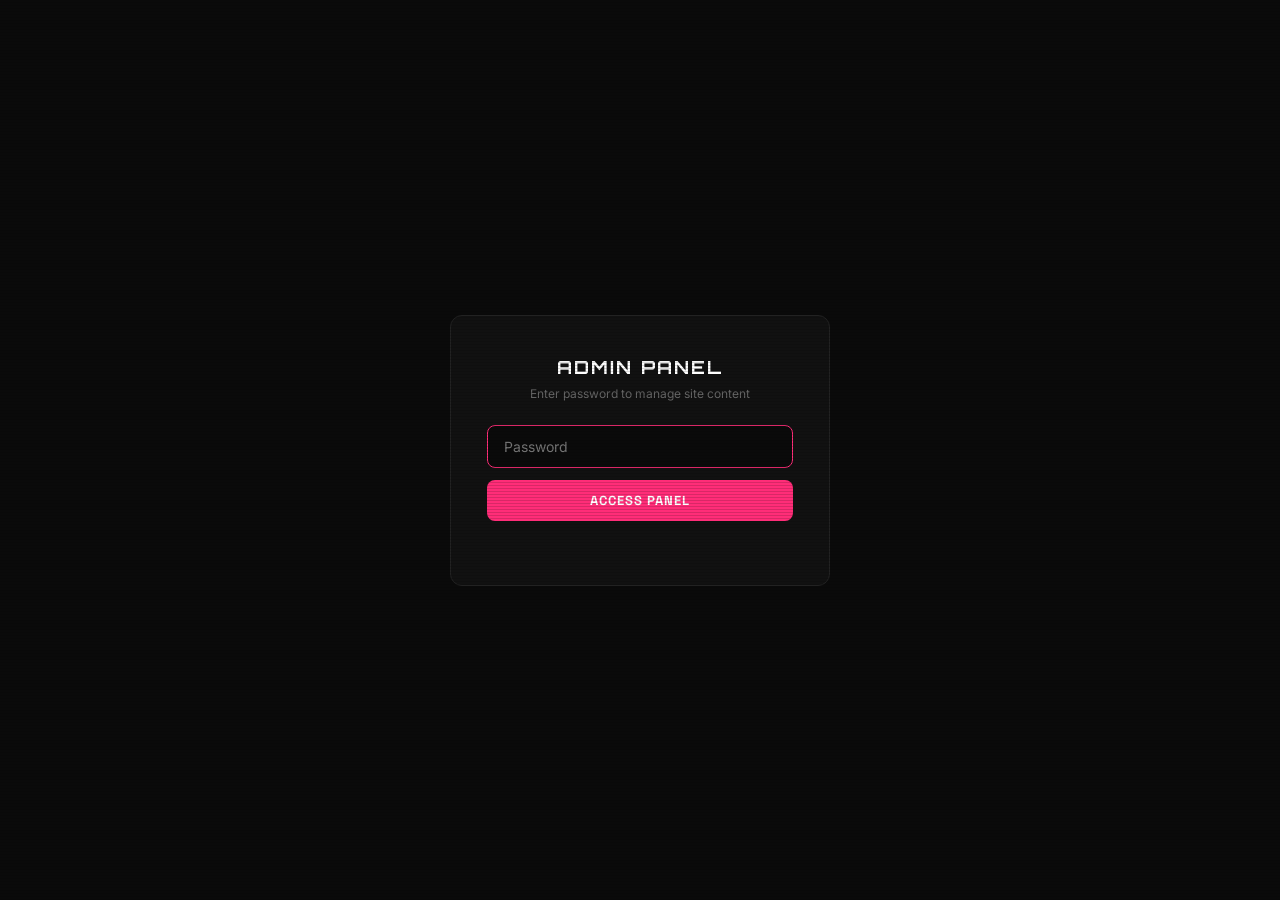
<file: admin.html>
<!DOCTYPE html>
<html lang="en">
<head>
  <meta charset="UTF-8">
  <meta name="viewport" content="width=device-width, initial-scale=1.0">
  <title>AKIRA — Admin Panel</title>
  <link rel="preconnect" href="https://fonts.googleapis.com">
  <link href="https://fonts.googleapis.com/css2?family=Inter:wght@400;500;600;700&family=Orbitron:wght@700;900&family=Space+Grotesk:wght@400;500;600;700&display=swap" rel="stylesheet">
  <style>
    *, *::before, *::after { margin:0; padding:0; box-sizing:border-box; }
    body { background:#0a0a0a; color:#fff; font-family:'Inter',sans-serif; min-height:100vh; }
    body::after { content:''; position:fixed; inset:0; z-index:9999; pointer-events:none;
      background:repeating-linear-gradient(0deg,rgba(0,0,0,.15) 0px,rgba(0,0,0,.15) 1px,transparent 1px,transparent 3px);
      mix-blend-mode:multiply; }

    /* ===== LOGIN ===== */
    .login-overlay { position:fixed; inset:0; background:#0a0a0a; z-index:5000;
      display:flex; align-items:center; justify-content:center; flex-direction:column; gap:20px; }
    .login-overlay.hidden { display:none; }
    .login-box { background:#111; border:1px solid #222; border-radius:12px; padding:40px 36px;
      text-align:center; max-width:380px; width:90%; }
    .login-box h2 { font-family:'Orbitron',sans-serif; font-size:18px; margin-bottom:8px;
      text-transform:uppercase; letter-spacing:2px; }
    .login-box p { font-size:12px; color:#666; margin-bottom:24px; }
    .login-input { width:100%; padding:12px 16px; background:#0a0a0a; border:1px solid #333;
      border-radius:8px; color:#fff; font-family:'Inter',sans-serif; font-size:14px;
      outline:none; transition:border-color .2s; }
    .login-input:focus { border-color:#ff2d78; }
    .login-btn { width:100%; padding:12px; margin-top:12px; background:#ff2d78; color:#fff;
      border:none; border-radius:8px; font-family:'Space Grotesk',sans-serif; font-size:13px;
      font-weight:700; letter-spacing:1px; text-transform:uppercase; cursor:pointer;
      transition:background .2s; }
    .login-btn:hover { background:#cc0044; }
    .login-error { color:#ff4444; font-size:12px; margin-top:8px; min-height:16px; }

    /* ===== ADMIN PANEL ===== */
    .admin-wrap { display:none; }
    .admin-wrap.visible { display:block; }
    .admin-topbar { display:flex; align-items:center; justify-content:space-between;
      padding:16px 40px; border-bottom:1px solid #1a1a1a; }
    .admin-topbar-left { display:flex; align-items:center; gap:12px; }
    .admin-topbar-logo { height:20px; filter:brightness(0) invert(1); }
    .admin-topbar-badge { font-family:'Space Grotesk',sans-serif; font-size:10px;
      background:#ff2d78; color:#fff; padding:3px 10px; border-radius:4px;
      text-transform:uppercase; letter-spacing:1px; font-weight:700; }
    .admin-logout { font-size:12px; color:#666; cursor:pointer; text-decoration:none;
      font-family:'Space Grotesk',sans-serif; letter-spacing:1px; text-transform:uppercase;
      transition:color .2s; }
    .admin-logout:hover { color:#ff4444; }

    .admin-container { max-width:900px; margin:0 auto; padding:40px; }
    .admin-section { margin-bottom:40px; background:#111; border:1px solid #1a1a1a;
      border-radius:12px; overflow:hidden; }
    .admin-section-header { display:flex; align-items:center; justify-content:space-between;
      padding:16px 20px; background:#161616; border-bottom:1px solid #1a1a1a; cursor:pointer;
      user-select:none; }
    .admin-section-header h3 { font-family:'Space Grotesk',sans-serif; font-size:13px;
      text-transform:uppercase; letter-spacing:1.5px; color:#fff; }
    .admin-section-header .page-tag { font-size:10px; color:#666; font-family:'Space Grotesk',sans-serif;
      letter-spacing:1px; background:#0a0a0a; padding:3px 8px; border-radius:4px; }
    .admin-section-body { padding:20px; display:none; }
    .admin-section.open .admin-section-body { display:block; }
    .admin-section.open .admin-section-header { border-bottom:1px solid #222; }

    .field-group { margin-bottom:16px; }
    .field-label { display:block; font-family:'Space Grotesk',sans-serif; font-size:11px;
      text-transform:uppercase; letter-spacing:1px; color:#666; margin-bottom:6px; }
    .field-input, .field-textarea { width:100%; padding:10px 14px; background:#0a0a0a;
      border:1px solid #222; border-radius:6px; color:#fff; font-family:'Inter',sans-serif;
      font-size:13px; outline:none; transition:border-color .2s; }
    .field-input:focus, .field-textarea:focus { border-color:#ff2d78; }
    .field-textarea { min-height:80px; resize:vertical; }

    .admin-save-row { display:flex; gap:12px; justify-content:flex-end; margin-top:20px;
      padding-top:20px; border-top:1px solid #1a1a1a; }
    .btn-save { padding:10px 24px; background:#ff2d78; color:#fff; border:none;
      border-radius:6px; font-family:'Space Grotesk',sans-serif; font-size:12px;
      font-weight:700; letter-spacing:1px; text-transform:uppercase; cursor:pointer;
      transition:background .2s; }
    .btn-save:hover { background:#cc0044; }
    .btn-reset { padding:10px 24px; background:transparent; color:#666; border:1px solid #333;
      border-radius:6px; font-family:'Space Grotesk',sans-serif; font-size:12px;
      font-weight:600; letter-spacing:1px; text-transform:uppercase; cursor:pointer;
      transition:all .2s; }
    .btn-reset:hover { border-color:#ff4444; color:#ff4444; }

    .toast { position:fixed; bottom:28px; left:50%; transform:translateX(-50%) translateY(100px);
      background:#1a1a1a; color:#fff; padding:12px 28px; border-radius:8px;
      font-family:'Space Grotesk',sans-serif; font-size:12px; letter-spacing:1px;
      border:1px solid #333; z-index:6000; transition:transform .3s ease; }
    .toast.show { transform:translateX(-50%) translateY(0); }

    .admin-footer { text-align:center; padding:20px; font-size:11px; color:#333;
      font-family:'Space Grotesk',sans-serif; letter-spacing:1px; }
  </style>
</head>
<body>

<!-- ===== LOGIN SCREEN ===== -->
<div class="login-overlay" id="loginOverlay">
  <div class="login-box">
    <h2>Admin Panel</h2>
    <p>Enter password to manage site content</p>
    <input type="password" class="login-input" id="loginPassword" placeholder="Password" autofocus>
    <button class="login-btn" id="loginBtn">Access Panel</button>
    <div class="login-error" id="loginError"></div>
  </div>
</div>

<!-- ===== ADMIN PANEL ===== -->
<div class="admin-wrap" id="adminWrap">
  <nav class="admin-topbar">
    <div class="admin-topbar-left">
      <img src="assets/akira-logo-footer.png" alt="AKIRA" class="admin-topbar-logo">
      <span class="admin-topbar-badge">Admin</span>
    </div>
    <a class="admin-logout" id="logoutBtn">Logout</a>
  </nav>

  <div class="admin-container" id="adminContainer"></div>

  <div class="admin-footer">AKIRA ADMIN PANEL — CHANGES SAVED LOCALLY</div>
</div>

<div class="toast" id="toast">Changes saved!</div>

<script>
// ╔═══════════════════════════════════════════════════════════════════╗
// ║  🔐  ADMIN CONFIG                                                ║
// ╚═══════════════════════════════════════════════════════════════════╝
const ADMIN_PASSWORD = "akira2026";  // ← CHANGE THIS PASSWORD

// ╔═══════════════════════════════════════════════════════════════════╗
// ║  📝  EDITABLE FIELDS — Add/remove fields here                   ║
// ╚═══════════════════════════════════════════════════════════════════╝
// Each section defines fields for a page/area. Stored in localStorage.
// key = localStorage key, label = display name, default = fallback value
const SECTIONS = [
  {
    title: "Homepage — Hero",
    page: "index.html",
    fields: [
      { key: "hero_title", label: "Hero Title", default: "THE AKIRA COLLECTION", type: "text" },
      { key: "hero_subtitle", label: "Hero Subtitle", default: "A CYBERPUNK ANIME SAGA OF 5,000 HAND-DRAWN NFTs ON THE ETHEREUM BLOCKCHAIN", type: "textarea" },
      { key: "hero_btn_primary", label: "Primary Button Text", default: "Mint Now", type: "text" },
      { key: "hero_btn_secondary", label: "Secondary Button Text", default: "Watch Trailer", type: "text" },
    ]
  },
  {
    title: "Homepage — Promo Card",
    page: "index.html",
    fields: [
      { key: "promo_tag", label: "Tag Label", default: "NFT COLLECTION", type: "text" },
      { key: "promo_title", label: "Card Title", default: "Get GTD Whitelisted", type: "text" },
      { key: "promo_date", label: "Date / Subtitle", default: "Mint Date: 3 June 2026", type: "text" },
      { key: "promo_btn", label: "Button Text", default: "VISIT", type: "text" },
    ]
  },
  {
    title: "Homepage — Collection Section",
    page: "index.html",
    fields: [
      { key: "collection_title", label: "Section Title", default: "THE COLLECTION", type: "text" },
      { key: "collection_subtitle", label: "Section Subtitle", default: "5,000 unique avatars with over 400 hand-drawn traits", type: "text" },
    ]
  },
  {
    title: "Homepage — Mint Section",
    page: "index.html",
    fields: [
      { key: "mint_heading", label: "Heading", default: "READY TO ENTER?", type: "text" },
      { key: "mint_subtext", label: "Subtext", default: "Join the Akira universe. Your story begins with a single NFT.", type: "text" },
      { key: "mint_btn", label: "Button Text", default: "GET WHITELISTED NOW", type: "text" },
    ]
  },
  {
    title: "Trailer Page",
    page: "trailer.html",
    fields: [
      { key: "trailer_title", label: "Video Title", default: "Akira // Genesis", type: "text" },
      { key: "trailer_big_title", label: "Big Title", default: "GENESIS", type: "text" },
      { key: "trailer_video_url", label: "YouTube Embed URL", default: "https://www.youtube.com/embed/Ywwp0PXHk7k", type: "text" },
    ]
  },
  {
    title: "Trailer Page — Scenes",
    page: "trailer.html",
    fields: [
      { key: "scene_1_title", label: "Scene 1 Title", default: "THE GATE", type: "text" },
      { key: "scene_1_tag", label: "Scene 1 Tag", default: "SCENE 1", type: "text" },
      { key: "scene_2_title", label: "Scene 2 Title", default: "GROWING UP", type: "text" },
      { key: "scene_2_tag", label: "Scene 2 Tag", default: "SCENE 2", type: "text" },
      { key: "scene_3_title", label: "Scene 3 Title", default: "THE MARKET", type: "text" },
      { key: "scene_3_tag", label: "Scene 3 Tag", default: "SCENE 3", type: "text" },
      { key: "scene_4_title", label: "Scene 4 Title", default: "THE SWORD", type: "text" },
      { key: "scene_4_tag", label: "Scene 4 Tag", default: "SCENE 4", type: "text" },
      { key: "scene_5_title", label: "Scene 5 Title", default: "THE SHADOWS", type: "text" },
      { key: "scene_5_tag", label: "Scene 5 Tag", default: "SCENE 5", type: "text" },
      { key: "scene_6_title", label: "Scene 6 Title", default: "MISSING", type: "text" },
      { key: "scene_6_tag", label: "Scene 6 Tag", default: "SCENE 6", type: "text" }
    ]
  },
  {
    title: "Footer",
    page: "index.html",
    fields: [
      { key: "footer_tagline", label: "Mailing List Text", default: "Sign up for the mailing list", type: "text" },
      { key: "footer_copyright", label: "Copyright Text", default: "© 2026 AKIRA Labs. All rights reserved.", type: "text" },
    ]
  },
  {
    title: "Social Links",
    page: "All Pages",
    fields: [
      { key: "social_x", label: "X (Twitter) URL", default: "https://x.com/TheAkiraEth", type: "text" },
      { key: "social_youtube", label: "YouTube URL", default: "https://www.youtube.com/@AkiraETH", type: "text" },
      { key: "social_instagram", label: "Instagram URL", default: "", type: "text" },
      { key: "social_tiktok", label: "TikTok URL", default: "", type: "text" },
    ]
  },
  {
    title: "Legal Pages — Metadata",
    page: "license / terms / privacy",
    fields: [
      { key: "legal_company", label: "Company Name", default: "AKIRA Labs", type: "text" },
      { key: "legal_email", label: "Contact Email", default: "help@akira.com", type: "text" },
      { key: "legal_website", label: "Website URL", default: "https://www.akiraeth.com", type: "text" },
    ]
  },
];

// ===== LOGIN LOGIC =====
const loginOverlay = document.getElementById('loginOverlay');
const adminWrap = document.getElementById('adminWrap');
const loginBtn = document.getElementById('loginBtn');
const loginPassword = document.getElementById('loginPassword');
const loginError = document.getElementById('loginError');
const logoutBtn = document.getElementById('logoutBtn');

// Check if already logged in (session only)
if (sessionStorage.getItem('akira_admin') === 'true') {
  loginOverlay.classList.add('hidden');
  adminWrap.classList.add('visible');
}

loginBtn.addEventListener('click', doLogin);
loginPassword.addEventListener('keydown', e => { if (e.key === 'Enter') doLogin(); });

function doLogin() {
  if (loginPassword.value === ADMIN_PASSWORD) {
    sessionStorage.setItem('akira_admin', 'true');
    loginOverlay.classList.add('hidden');
    adminWrap.classList.add('visible');
    loginError.textContent = '';
  } else {
    loginError.textContent = 'Incorrect password';
    loginPassword.value = '';
    loginPassword.focus();
  }
}

logoutBtn.addEventListener('click', () => {
  sessionStorage.removeItem('akira_admin');
  loginOverlay.classList.remove('hidden');
  adminWrap.classList.remove('visible');
  loginPassword.value = '';
  loginPassword.focus();
});

// ===== BUILD ADMIN SECTIONS =====
const container = document.getElementById('adminContainer');

SECTIONS.forEach((section, si) => {
  const div = document.createElement('div');
  div.className = 'admin-section';
  div.innerHTML = `
    <div class="admin-section-header" onclick="this.parentElement.classList.toggle('open')">
      <h3>${section.title}</h3>
      <span class="page-tag">${section.page}</span>
    </div>
    <div class="admin-section-body">
      ${section.fields.map((f, fi) => {
        const stored = localStorage.getItem('akira_' + f.key);
        const val = stored !== null ? stored : f.default;
        const escaped = val.replace(/"/g, '&quot;').replace(/</g, '&lt;');
        if (f.type === 'textarea') {
          return `<div class="field-group">
            <label class="field-label">${f.label}</label>
            <textarea class="field-textarea" data-key="${f.key}">${val}</textarea>
          </div>`;
        }
        return `<div class="field-group">
          <label class="field-label">${f.label}</label>
          <input class="field-input" data-key="${f.key}" value="${escaped}">
        </div>`;
      }).join('')}
      <div class="admin-save-row">
        <button class="btn-reset" onclick="resetSection(${si})">Reset to Defaults</button>
        <button class="btn-save" onclick="saveSection(${si})">Save Changes</button>
      </div>
    </div>
  `;
  container.appendChild(div);
});

// ===== SAVE / RESET =====
function saveSection(si) {
  const section = SECTIONS[si];
  const sectionEl = container.children[si];
  section.fields.forEach(f => {
    const input = sectionEl.querySelector(`[data-key="${f.key}"]`);
    if (input) {
      localStorage.setItem('akira_' + f.key, input.value);
    }
  });
  showToast('Changes saved! Refresh site pages to see updates.');
}

function resetSection(si) {
  const section = SECTIONS[si];
  const sectionEl = container.children[si];
  section.fields.forEach(f => {
    localStorage.removeItem('akira_' + f.key);
    const input = sectionEl.querySelector(`[data-key="${f.key}"]`);
    if (input) input.value = f.default;
  });
  showToast('Reset to defaults! Refresh site pages.');
}

function showToast(msg) {
  const toast = document.getElementById('toast');
  toast.textContent = msg;
  toast.classList.add('show');
  setTimeout(() => toast.classList.remove('show'), 2500);
}
</script>

</body>
</html>
</file>
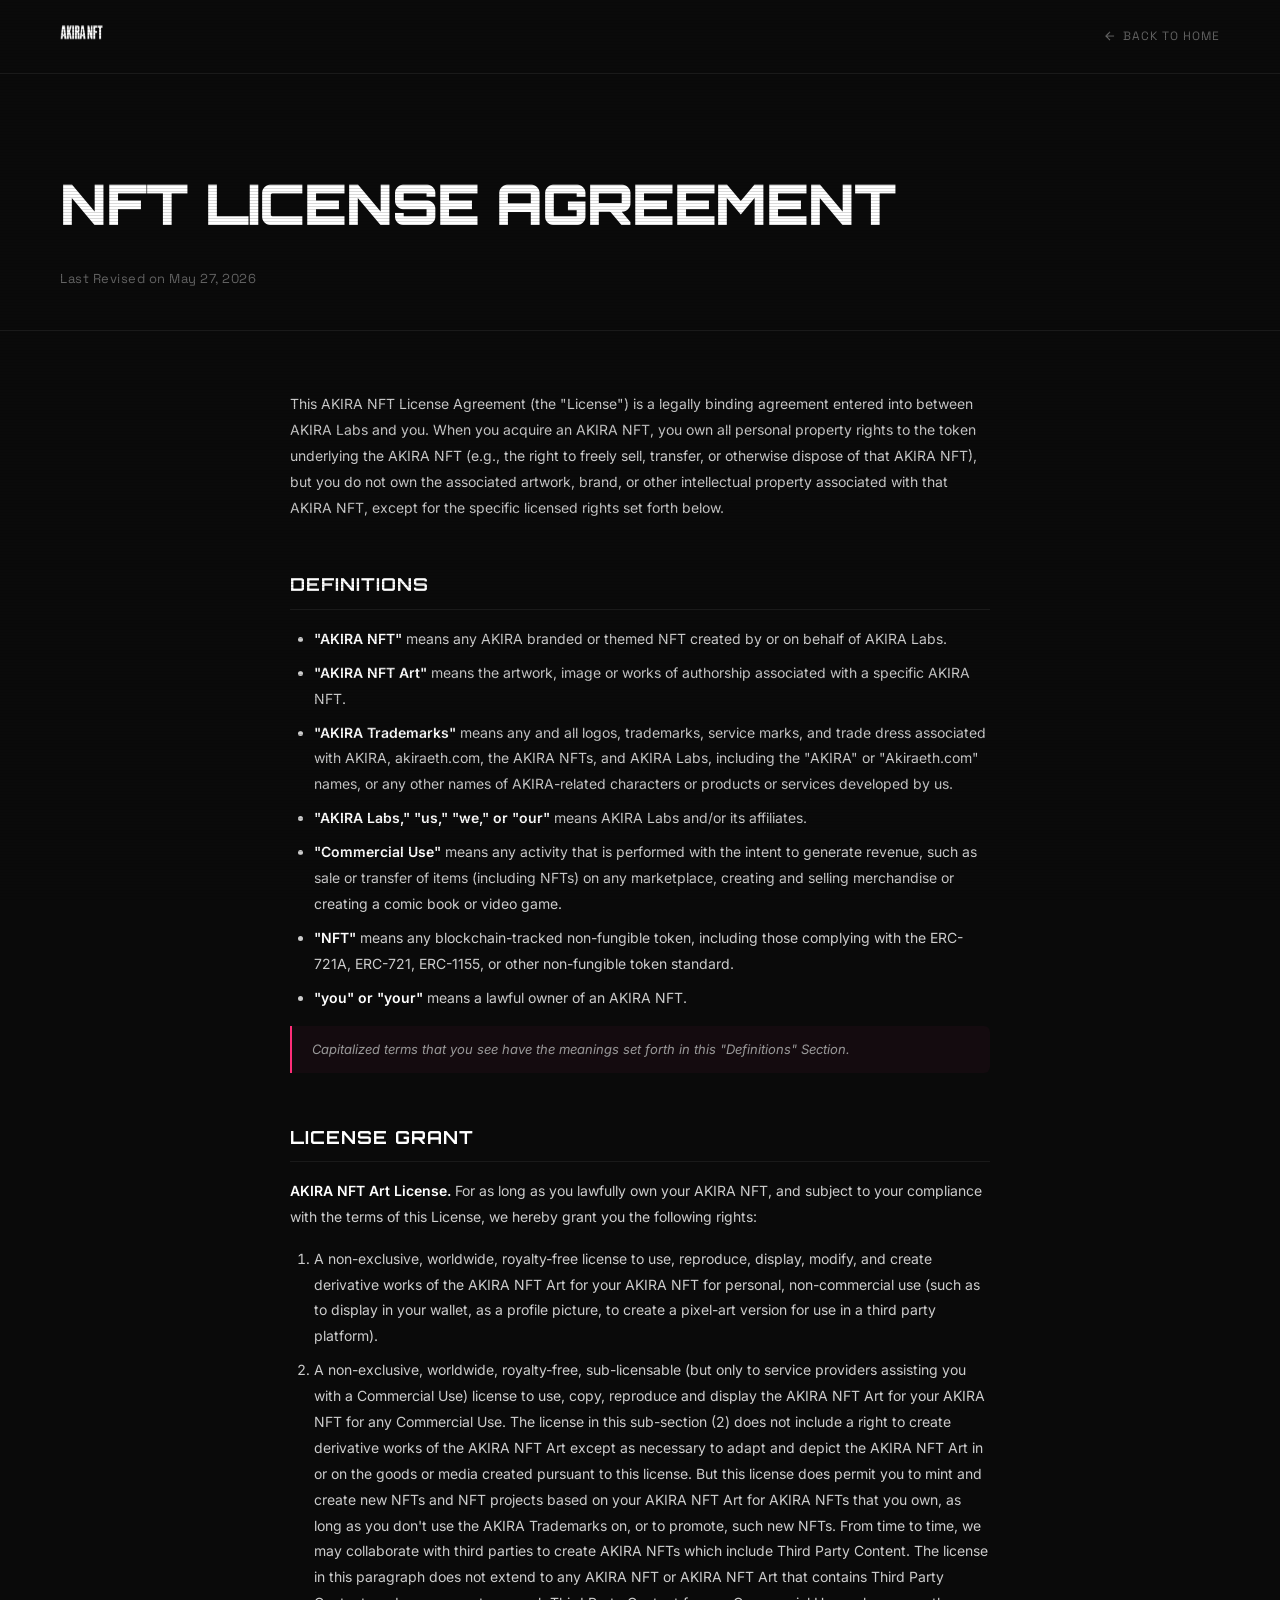
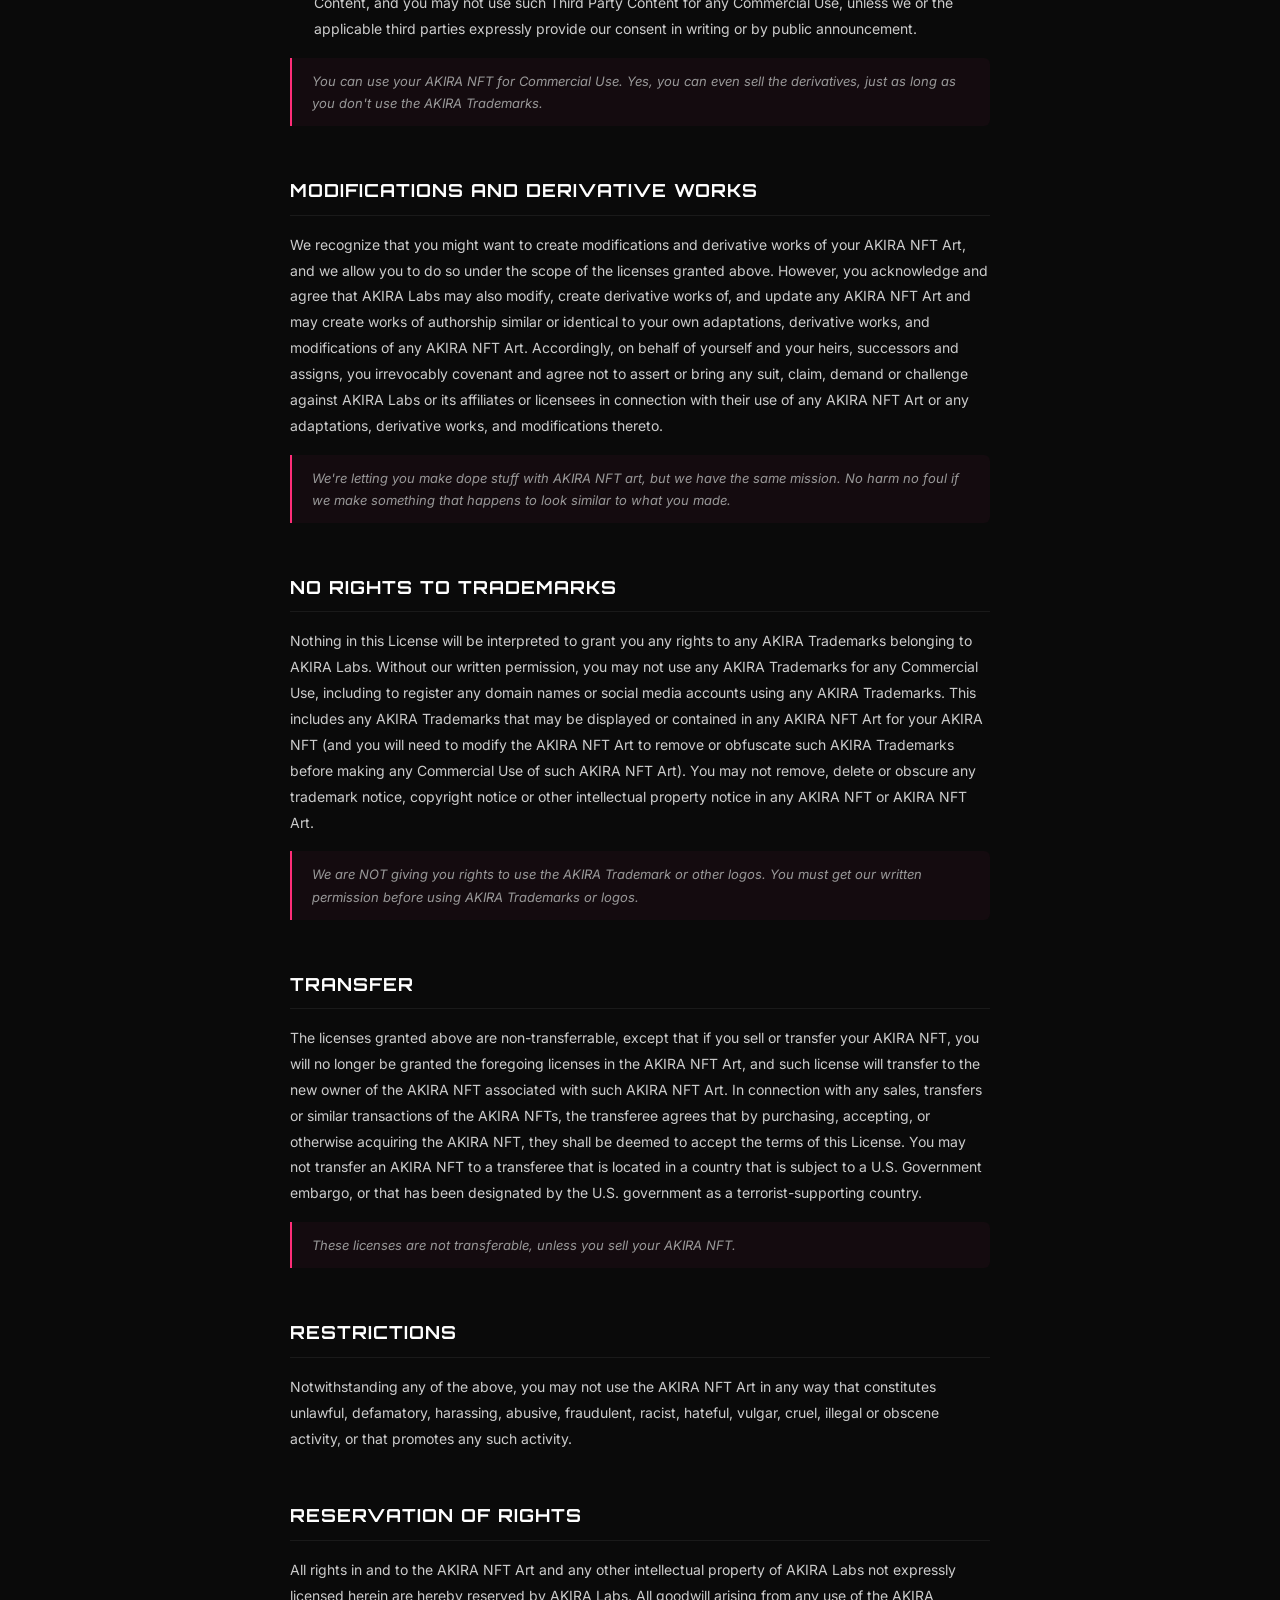
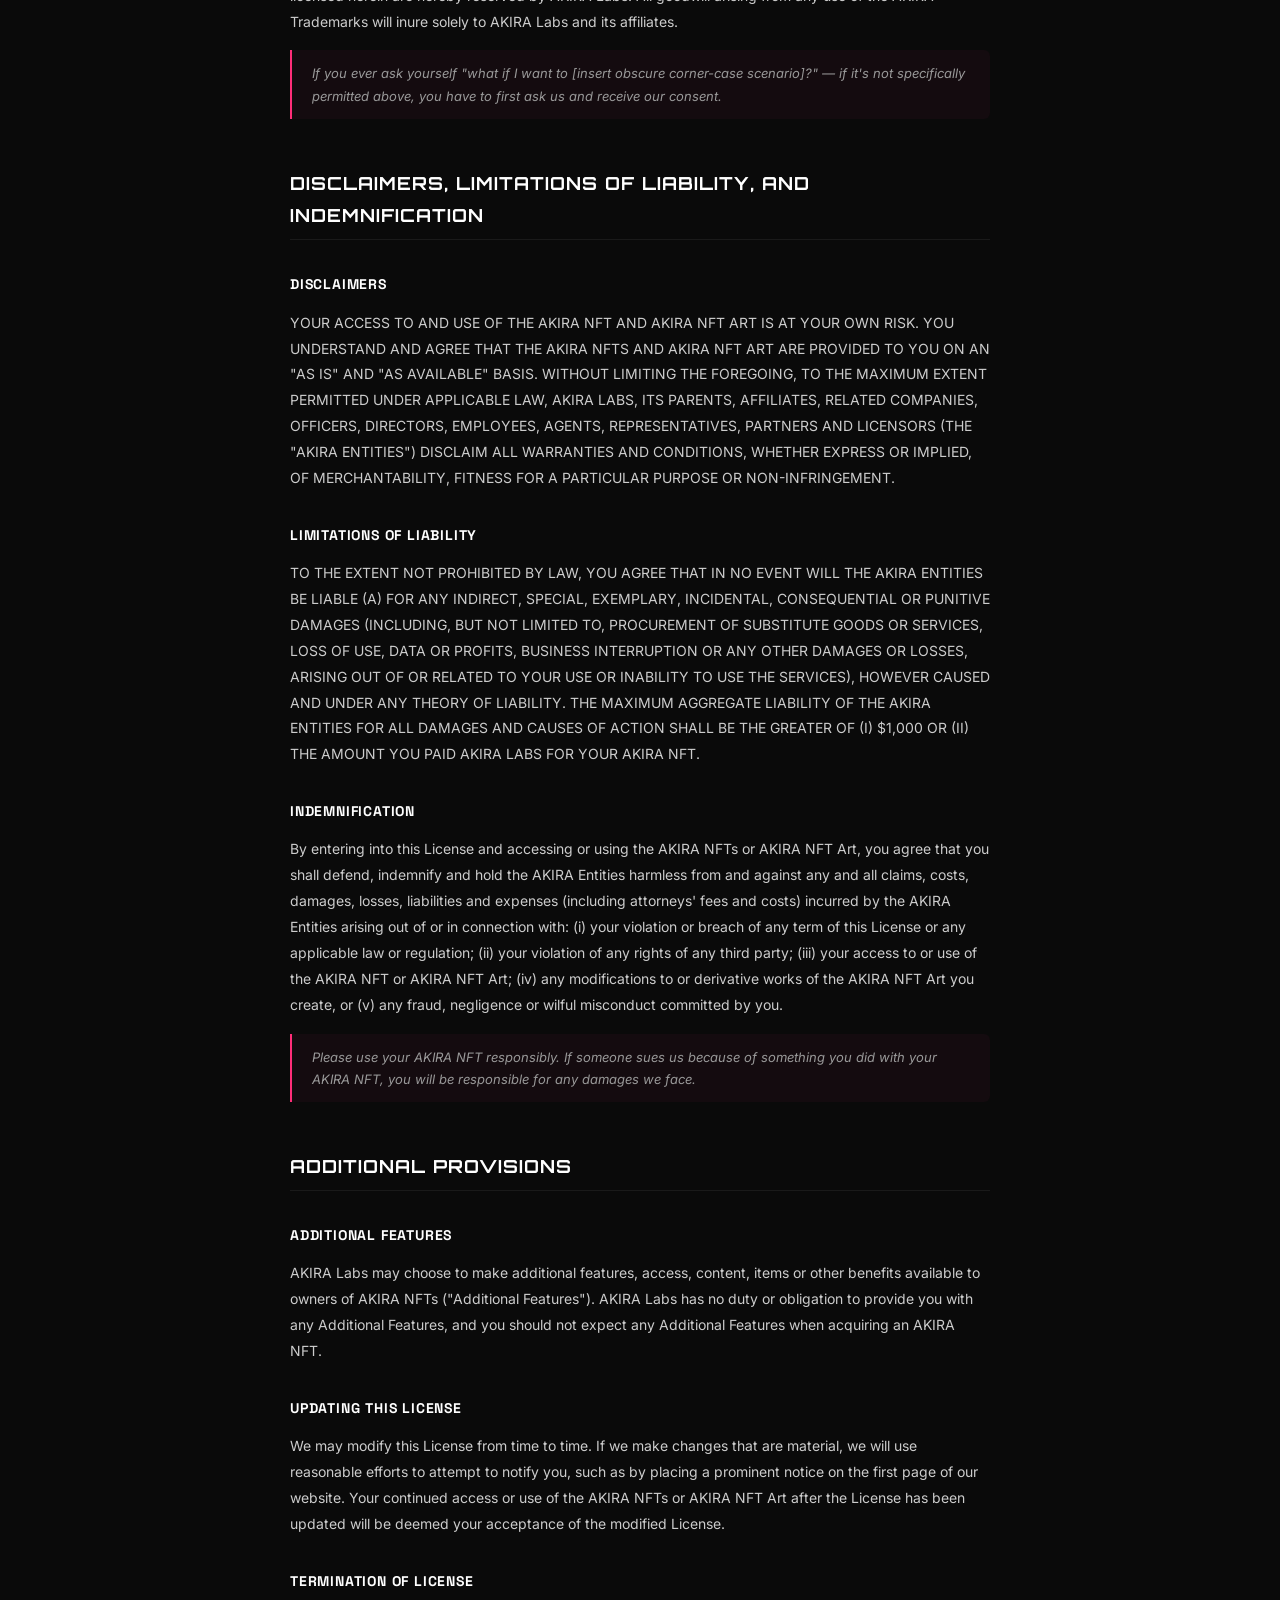
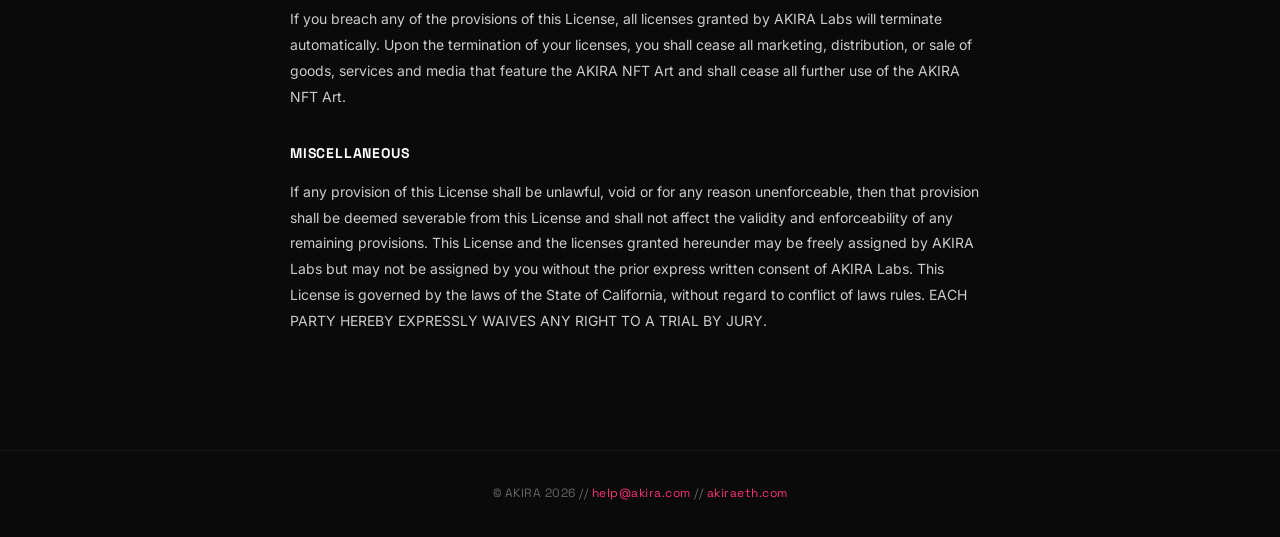
<file: license.html>
<!DOCTYPE html>
<html lang="en">
<head>
  <meta charset="UTF-8">
  <meta name="viewport" content="width=device-width, initial-scale=1.0">
  <title>AKIRA — NFT License Agreement</title>
  <meta name="description" content="AKIRA NFT License Agreement — rights, restrictions, and terms for AKIRA NFT holders.">
  <link rel="preconnect" href="https://fonts.googleapis.com">
  <link href="https://fonts.googleapis.com/css2?family=Inter:wght@400;500;600&family=Orbitron:wght@700;900&family=Space+Grotesk:wght@400;500;600;700&display=swap" rel="stylesheet">
  <link rel="stylesheet" href="legal.css">
</head>
<body>

  <nav class="legal-topbar">
    <a href="index.html"><img src="assets/akira-logo-alt.png" alt="AKIRA" class="legal-topbar-logo"></a>
    <a href="index.html" class="legal-topbar-back">
      <svg viewBox="0 0 24 24" fill="none" stroke="currentColor" stroke-width="2"><path d="M19 12H5M12 19l-7-7 7-7"/></svg>
      Back to Home
    </a>
  </nav>

  <header class="legal-hero">
    <h1>NFT License Agreement</h1>
    <p class="legal-date">Last Revised on May 27, 2026</p>
  </header>

  <main class="legal-content">

    <p>This AKIRA NFT License Agreement (the "License") is a legally binding agreement entered into between AKIRA Labs and you. When you acquire an AKIRA NFT, you own all personal property rights to the token underlying the AKIRA NFT (e.g., the right to freely sell, transfer, or otherwise dispose of that AKIRA NFT), but you do not own the associated artwork, brand, or other intellectual property associated with that AKIRA NFT, except for the specific licensed rights set forth below.</p>

    <h2>Definitions</h2>
    <ul>
      <li><strong>"AKIRA NFT"</strong> means any AKIRA branded or themed NFT created by or on behalf of AKIRA Labs.</li>
      <li><strong>"AKIRA NFT Art"</strong> means the artwork, image or works of authorship associated with a specific AKIRA NFT.</li>
      <li><strong>"AKIRA Trademarks"</strong> means any and all logos, trademarks, service marks, and trade dress associated with AKIRA, akiraeth.com, the AKIRA NFTs, and AKIRA Labs, including the "AKIRA" or "Akiraeth.com" names, or any other names of AKIRA-related characters or products or services developed by us.</li>
      <li><strong>"AKIRA Labs," "us," "we," or "our"</strong> means AKIRA Labs and/or its affiliates.</li>
      <li><strong>"Commercial Use"</strong> means any activity that is performed with the intent to generate revenue, such as sale or transfer of items (including NFTs) on any marketplace, creating and selling merchandise or creating a comic book or video game.</li>
      <li><strong>"NFT"</strong> means any blockchain-tracked non-fungible token, including those complying with the ERC-721A, ERC-721, ERC-1155, or other non-fungible token standard.</li>
      <li><strong>"you" or "your"</strong> means a lawful owner of an AKIRA NFT.</li>
    </ul>
    <div class="legal-note">Capitalized terms that you see have the meanings set forth in this "Definitions" Section.</div>

    <h2>License Grant</h2>
    <p><strong>AKIRA NFT Art License.</strong> For as long as you lawfully own your AKIRA NFT, and subject to your compliance with the terms of this License, we hereby grant you the following rights:</p>

    <ol>
      <li>A non-exclusive, worldwide, royalty-free license to use, reproduce, display, modify, and create derivative works of the AKIRA NFT Art for your AKIRA NFT for personal, non-commercial use (such as to display in your wallet, as a profile picture, to create a pixel-art version for use in a third party platform).</li>
      <li>A non-exclusive, worldwide, royalty-free, sub-licensable (but only to service providers assisting you with a Commercial Use) license to use, copy, reproduce and display the AKIRA NFT Art for your AKIRA NFT for any Commercial Use. The license in this sub-section (2) does not include a right to create derivative works of the AKIRA NFT Art except as necessary to adapt and depict the AKIRA NFT Art in or on the goods or media created pursuant to this license. But this license does permit you to mint and create new NFTs and NFT projects based on your AKIRA NFT Art for AKIRA NFTs that you own, as long as you don't use the AKIRA Trademarks on, or to promote, such new NFTs. From time to time, we may collaborate with third parties to create AKIRA NFTs which include Third Party Content. The license in this paragraph does not extend to any AKIRA NFT or AKIRA NFT Art that contains Third Party Content, and you may not use such Third Party Content for any Commercial Use, unless we or the applicable third parties expressly provide our consent in writing or by public announcement.</li>
    </ol>
    <div class="legal-note">You can use your AKIRA NFT for Commercial Use. Yes, you can even sell the derivatives, just as long as you don't use the AKIRA Trademarks.</div>

    <h2>Modifications and Derivative Works</h2>
    <p>We recognize that you might want to create modifications and derivative works of your AKIRA NFT Art, and we allow you to do so under the scope of the licenses granted above. However, you acknowledge and agree that AKIRA Labs may also modify, create derivative works of, and update any AKIRA NFT Art and may create works of authorship similar or identical to your own adaptations, derivative works, and modifications of any AKIRA NFT Art. Accordingly, on behalf of yourself and your heirs, successors and assigns, you irrevocably covenant and agree not to assert or bring any suit, claim, demand or challenge against AKIRA Labs or its affiliates or licensees in connection with their use of any AKIRA NFT Art or any adaptations, derivative works, and modifications thereto.</p>
    <div class="legal-note">We're letting you make dope stuff with AKIRA NFT art, but we have the same mission. No harm no foul if we make something that happens to look similar to what you made.</div>

    <h2>No Rights to Trademarks</h2>
    <p>Nothing in this License will be interpreted to grant you any rights to any AKIRA Trademarks belonging to AKIRA Labs. Without our written permission, you may not use any AKIRA Trademarks for any Commercial Use, including to register any domain names or social media accounts using any AKIRA Trademarks. This includes any AKIRA Trademarks that may be displayed or contained in any AKIRA NFT Art for your AKIRA NFT (and you will need to modify the AKIRA NFT Art to remove or obfuscate such AKIRA Trademarks before making any Commercial Use of such AKIRA NFT Art). You may not remove, delete or obscure any trademark notice, copyright notice or other intellectual property notice in any AKIRA NFT or AKIRA NFT Art.</p>
    <div class="legal-note">We are NOT giving you rights to use the AKIRA Trademark or other logos. You must get our written permission before using AKIRA Trademarks or logos.</div>

    <h2>Transfer</h2>
    <p>The licenses granted above are non-transferrable, except that if you sell or transfer your AKIRA NFT, you will no longer be granted the foregoing licenses in the AKIRA NFT Art, and such license will transfer to the new owner of the AKIRA NFT associated with such AKIRA NFT Art. In connection with any sales, transfers or similar transactions of the AKIRA NFTs, the transferee agrees that by purchasing, accepting, or otherwise acquiring the AKIRA NFT, they shall be deemed to accept the terms of this License. You may not transfer an AKIRA NFT to a transferee that is located in a country that is subject to a U.S. Government embargo, or that has been designated by the U.S. government as a terrorist-supporting country.</p>
    <div class="legal-note">These licenses are not transferable, unless you sell your AKIRA NFT.</div>

    <h2>Restrictions</h2>
    <p>Notwithstanding any of the above, you may not use the AKIRA NFT Art in any way that constitutes unlawful, defamatory, harassing, abusive, fraudulent, racist, hateful, vulgar, cruel, illegal or obscene activity, or that promotes any such activity.</p>

    <h2>Reservation of Rights</h2>
    <p>All rights in and to the AKIRA NFT Art and any other intellectual property of AKIRA Labs not expressly licensed herein are hereby reserved by AKIRA Labs. All goodwill arising from any use of the AKIRA Trademarks will inure solely to AKIRA Labs and its affiliates.</p>
    <div class="legal-note">If you ever ask yourself "what if I want to [insert obscure corner-case scenario]?" — if it's not specifically permitted above, you have to first ask us and receive our consent.</div>

    <h2>Disclaimers, Limitations of Liability, and Indemnification</h2>
    <h3>Disclaimers</h3>
    <p>YOUR ACCESS TO AND USE OF THE AKIRA NFT AND AKIRA NFT ART IS AT YOUR OWN RISK. YOU UNDERSTAND AND AGREE THAT THE AKIRA NFTS AND AKIRA NFT ART ARE PROVIDED TO YOU ON AN "AS IS" AND "AS AVAILABLE" BASIS. WITHOUT LIMITING THE FOREGOING, TO THE MAXIMUM EXTENT PERMITTED UNDER APPLICABLE LAW, AKIRA LABS, ITS PARENTS, AFFILIATES, RELATED COMPANIES, OFFICERS, DIRECTORS, EMPLOYEES, AGENTS, REPRESENTATIVES, PARTNERS AND LICENSORS (THE "AKIRA ENTITIES") DISCLAIM ALL WARRANTIES AND CONDITIONS, WHETHER EXPRESS OR IMPLIED, OF MERCHANTABILITY, FITNESS FOR A PARTICULAR PURPOSE OR NON-INFRINGEMENT.</p>

    <h3>Limitations of Liability</h3>
    <p>TO THE EXTENT NOT PROHIBITED BY LAW, YOU AGREE THAT IN NO EVENT WILL THE AKIRA ENTITIES BE LIABLE (A) FOR ANY INDIRECT, SPECIAL, EXEMPLARY, INCIDENTAL, CONSEQUENTIAL OR PUNITIVE DAMAGES (INCLUDING, BUT NOT LIMITED TO, PROCUREMENT OF SUBSTITUTE GOODS OR SERVICES, LOSS OF USE, DATA OR PROFITS, BUSINESS INTERRUPTION OR ANY OTHER DAMAGES OR LOSSES, ARISING OUT OF OR RELATED TO YOUR USE OR INABILITY TO USE THE SERVICES), HOWEVER CAUSED AND UNDER ANY THEORY OF LIABILITY. THE MAXIMUM AGGREGATE LIABILITY OF THE AKIRA ENTITIES FOR ALL DAMAGES AND CAUSES OF ACTION SHALL BE THE GREATER OF (I) $1,000 OR (II) THE AMOUNT YOU PAID AKIRA LABS FOR YOUR AKIRA NFT.</p>

    <h3>Indemnification</h3>
    <p>By entering into this License and accessing or using the AKIRA NFTs or AKIRA NFT Art, you agree that you shall defend, indemnify and hold the AKIRA Entities harmless from and against any and all claims, costs, damages, losses, liabilities and expenses (including attorneys' fees and costs) incurred by the AKIRA Entities arising out of or in connection with: (i) your violation or breach of any term of this License or any applicable law or regulation; (ii) your violation of any rights of any third party; (iii) your access to or use of the AKIRA NFT or AKIRA NFT Art; (iv) any modifications to or derivative works of the AKIRA NFT Art you create, or (v) any fraud, negligence or wilful misconduct committed by you.</p>
    <div class="legal-note">Please use your AKIRA NFT responsibly. If someone sues us because of something you did with your AKIRA NFT, you will be responsible for any damages we face.</div>

    <h2>Additional Provisions</h2>
    <h3>Additional Features</h3>
    <p>AKIRA Labs may choose to make additional features, access, content, items or other benefits available to owners of AKIRA NFTs ("Additional Features"). AKIRA Labs has no duty or obligation to provide you with any Additional Features, and you should not expect any Additional Features when acquiring an AKIRA NFT.</p>

    <h3>Updating This License</h3>
    <p>We may modify this License from time to time. If we make changes that are material, we will use reasonable efforts to attempt to notify you, such as by placing a prominent notice on the first page of our website. Your continued access or use of the AKIRA NFTs or AKIRA NFT Art after the License has been updated will be deemed your acceptance of the modified License.</p>

    <h3>Termination of License</h3>
    <p>If you breach any of the provisions of this License, all licenses granted by AKIRA Labs will terminate automatically. Upon the termination of your licenses, you shall cease all marketing, distribution, or sale of goods, services and media that feature the AKIRA NFT Art and shall cease all further use of the AKIRA NFT Art.</p>

    <h3>Miscellaneous</h3>
    <p>If any provision of this License shall be unlawful, void or for any reason unenforceable, then that provision shall be deemed severable from this License and shall not affect the validity and enforceability of any remaining provisions. This License and the licenses granted hereunder may be freely assigned by AKIRA Labs but may not be assigned by you without the prior express written consent of AKIRA Labs. This License is governed by the laws of the State of California, without regard to conflict of laws rules. EACH PARTY HEREBY EXPRESSLY WAIVES ANY RIGHT TO A TRIAL BY JURY.</p>
  </main>

  <footer class="legal-footer">
    © AKIRA 2026 // <a href="mailto:help@akira.com">help@akira.com</a> // <a href="https://www.akiraeth.com">akiraeth.com</a>
  </footer>

</body>
</html>
</file>
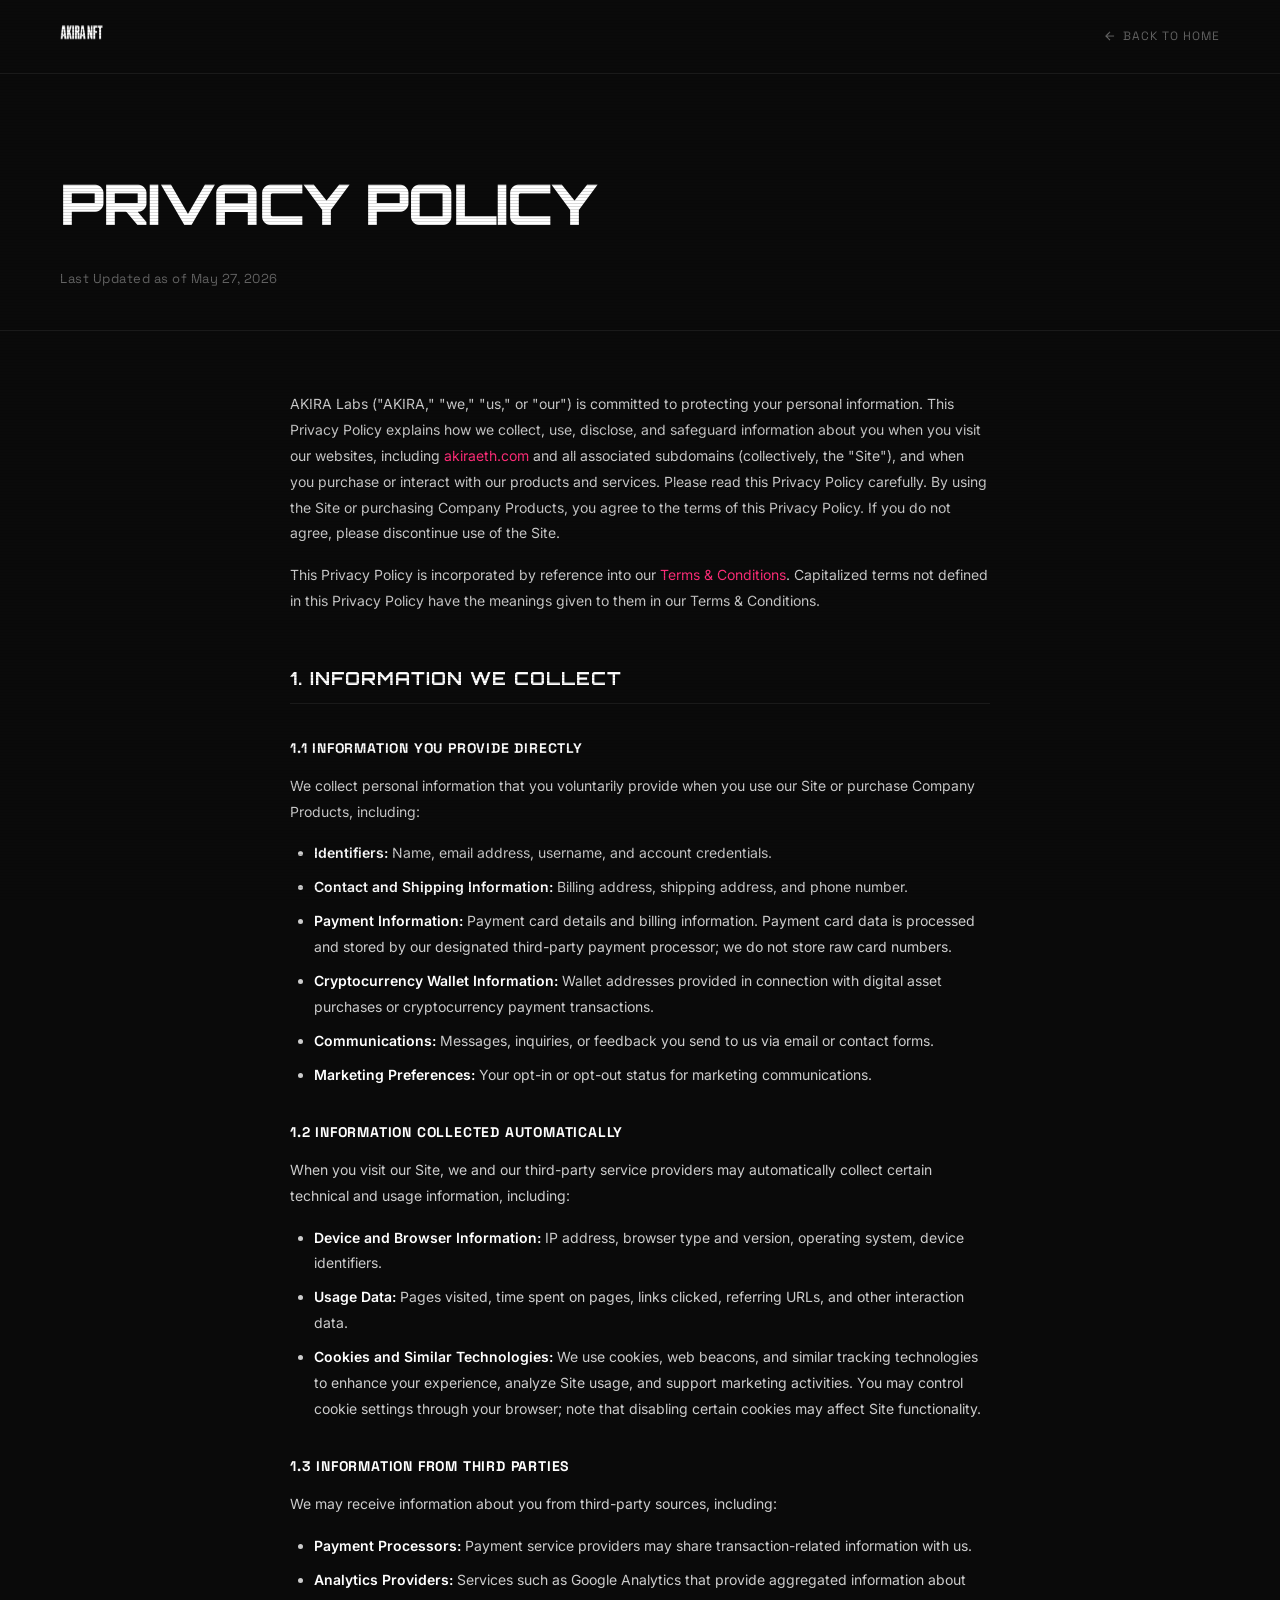
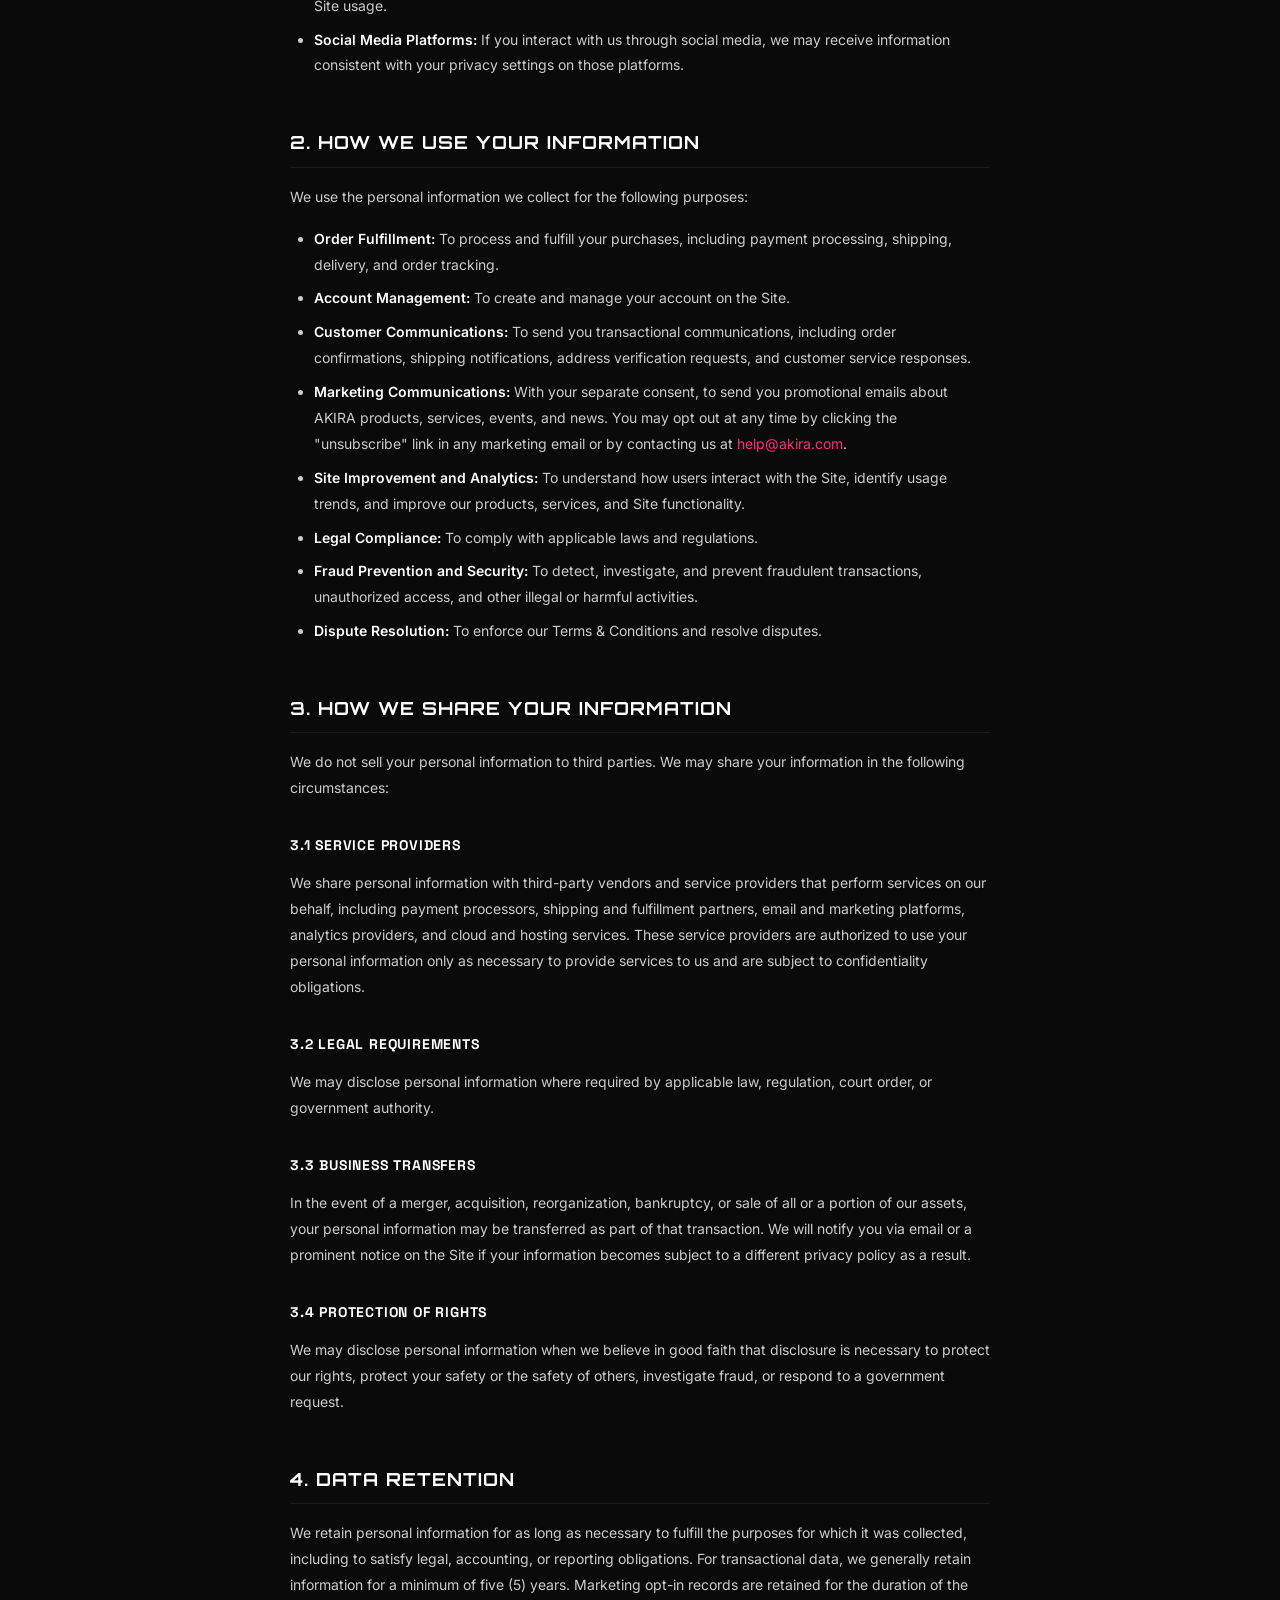
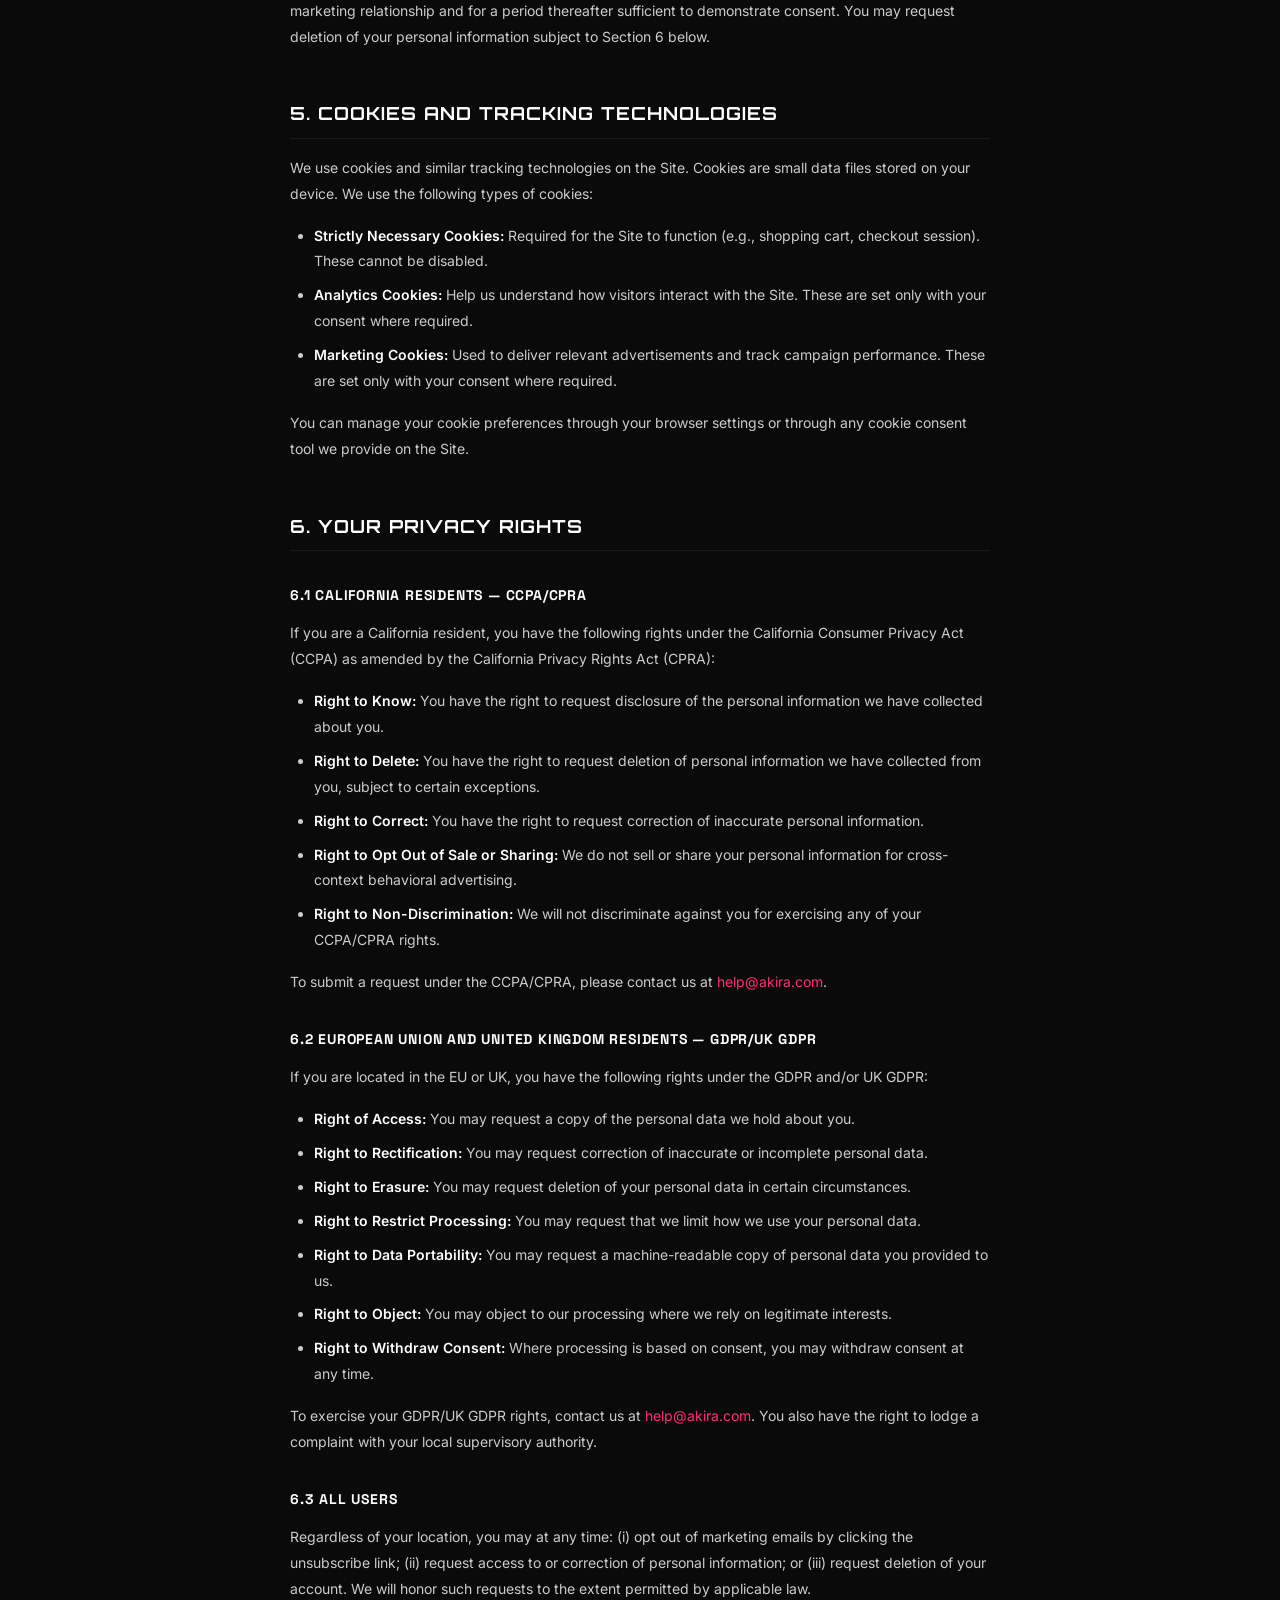
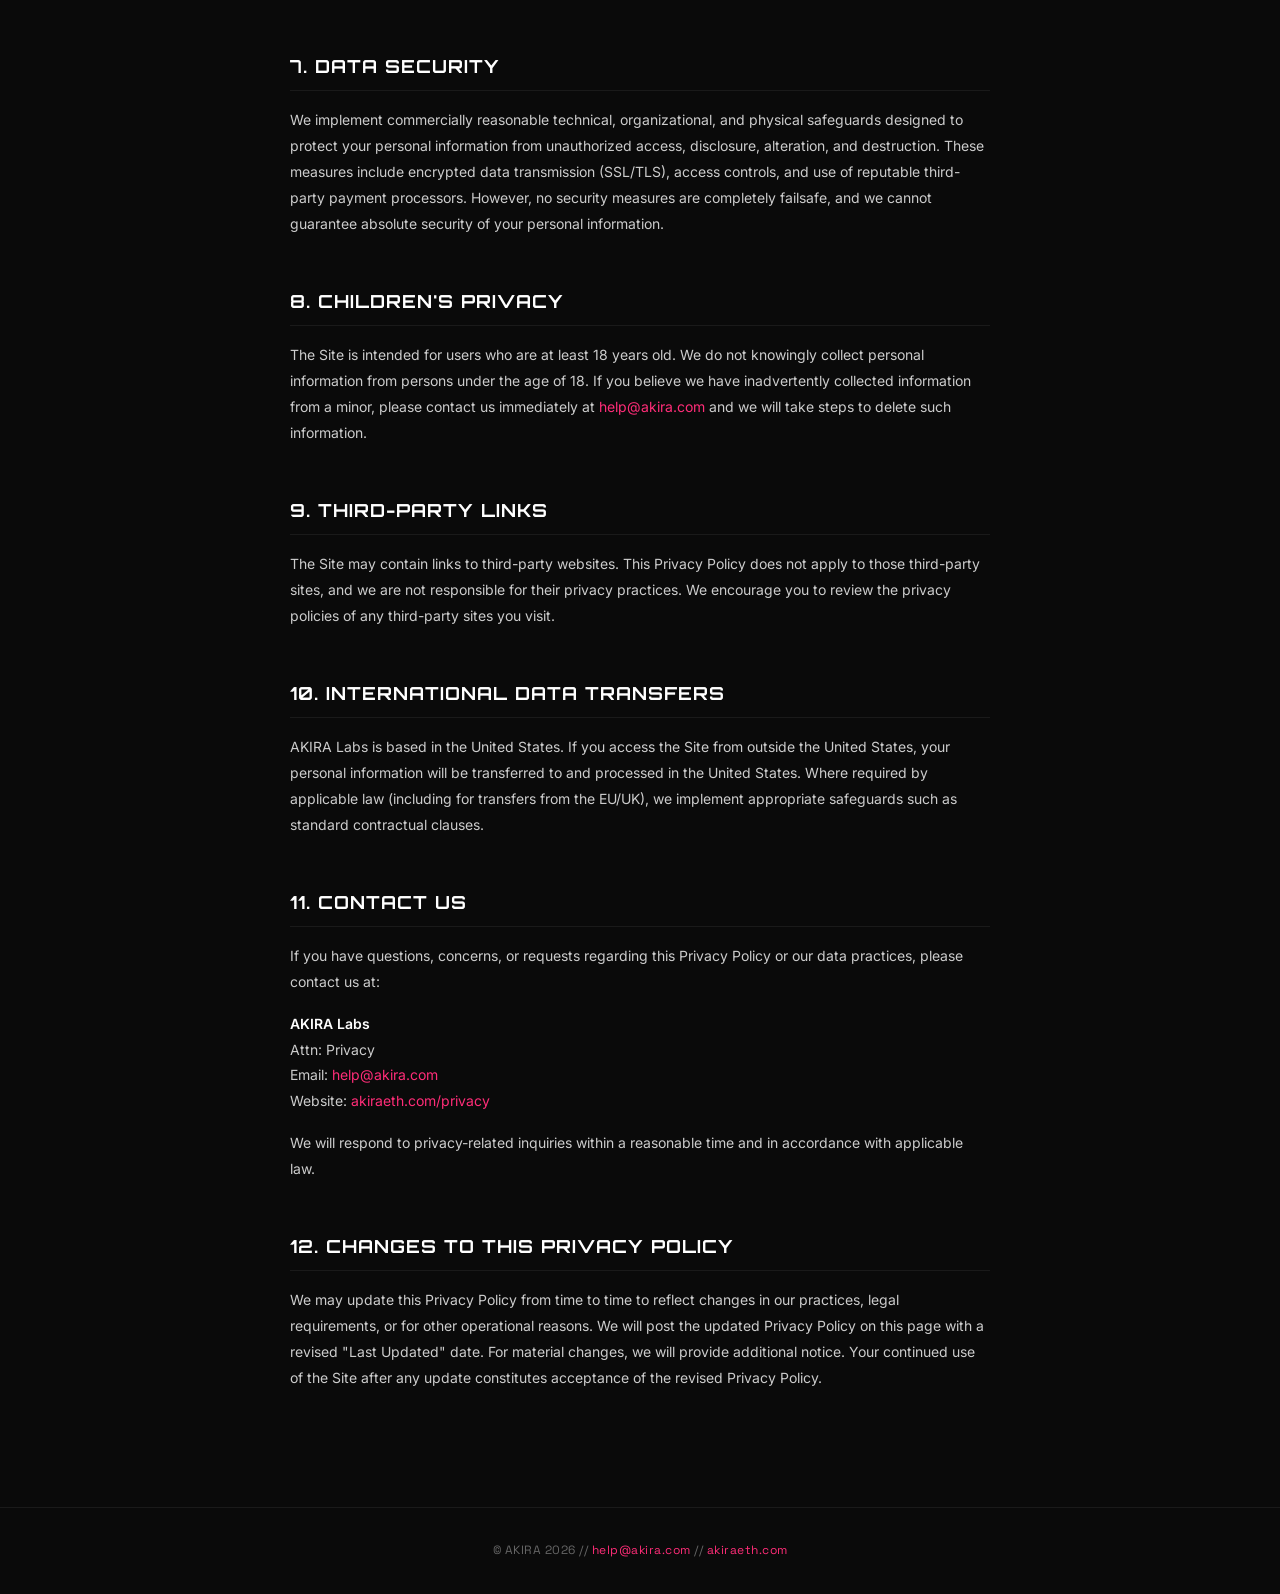
<file: privacy.html>
<!DOCTYPE html>
<html lang="en">
<head>
  <meta charset="UTF-8">
  <meta name="viewport" content="width=device-width, initial-scale=1.0">
  <title>AKIRA — Privacy Policy</title>
  <meta name="description" content="AKIRA Privacy Policy — how we collect, use, and protect your personal information.">
  <link rel="preconnect" href="https://fonts.googleapis.com">
  <link href="https://fonts.googleapis.com/css2?family=Inter:wght@400;500;600&family=Orbitron:wght@700;900&family=Space+Grotesk:wght@400;500;600;700&display=swap" rel="stylesheet">
  <link rel="stylesheet" href="legal.css">
</head>
<body>

  <nav class="legal-topbar">
    <a href="index.html"><img src="assets/akira-logo-alt.png" alt="AKIRA" class="legal-topbar-logo"></a>
    <a href="index.html" class="legal-topbar-back">
      <svg viewBox="0 0 24 24" fill="none" stroke="currentColor" stroke-width="2"><path d="M19 12H5M12 19l-7-7 7-7"/></svg>
      Back to Home
    </a>
  </nav>

  <header class="legal-hero">
    <h1>Privacy Policy</h1>
    <p class="legal-date">Last Updated as of May 27, 2026</p>
  </header>

  <main class="legal-content">

    <p>AKIRA Labs ("AKIRA," "we," "us," or "our") is committed to protecting your personal information. This Privacy Policy explains how we collect, use, disclose, and safeguard information about you when you visit our websites, including <a href="https://www.akiraeth.com">akiraeth.com</a> and all associated subdomains (collectively, the "Site"), and when you purchase or interact with our products and services. Please read this Privacy Policy carefully. By using the Site or purchasing Company Products, you agree to the terms of this Privacy Policy. If you do not agree, please discontinue use of the Site.</p>
    <p>This Privacy Policy is incorporated by reference into our <a href="terms.html">Terms &amp; Conditions</a>. Capitalized terms not defined in this Privacy Policy have the meanings given to them in our Terms &amp; Conditions.</p>

    <h2>1. Information We Collect</h2>

    <h3>1.1 Information You Provide Directly</h3>
    <p>We collect personal information that you voluntarily provide when you use our Site or purchase Company Products, including:</p>
    <ul>
      <li><strong>Identifiers:</strong> Name, email address, username, and account credentials.</li>
      <li><strong>Contact and Shipping Information:</strong> Billing address, shipping address, and phone number.</li>
      <li><strong>Payment Information:</strong> Payment card details and billing information. Payment card data is processed and stored by our designated third-party payment processor; we do not store raw card numbers.</li>
      <li><strong>Cryptocurrency Wallet Information:</strong> Wallet addresses provided in connection with digital asset purchases or cryptocurrency payment transactions.</li>
      <li><strong>Communications:</strong> Messages, inquiries, or feedback you send to us via email or contact forms.</li>
      <li><strong>Marketing Preferences:</strong> Your opt-in or opt-out status for marketing communications.</li>
    </ul>

    <h3>1.2 Information Collected Automatically</h3>
    <p>When you visit our Site, we and our third-party service providers may automatically collect certain technical and usage information, including:</p>
    <ul>
      <li><strong>Device and Browser Information:</strong> IP address, browser type and version, operating system, device identifiers.</li>
      <li><strong>Usage Data:</strong> Pages visited, time spent on pages, links clicked, referring URLs, and other interaction data.</li>
      <li><strong>Cookies and Similar Technologies:</strong> We use cookies, web beacons, and similar tracking technologies to enhance your experience, analyze Site usage, and support marketing activities. You may control cookie settings through your browser; note that disabling certain cookies may affect Site functionality.</li>
    </ul>

    <h3>1.3 Information from Third Parties</h3>
    <p>We may receive information about you from third-party sources, including:</p>
    <ul>
      <li><strong>Payment Processors:</strong> Payment service providers may share transaction-related information with us.</li>
      <li><strong>Analytics Providers:</strong> Services such as Google Analytics that provide aggregated information about Site usage.</li>
      <li><strong>Social Media Platforms:</strong> If you interact with us through social media, we may receive information consistent with your privacy settings on those platforms.</li>
    </ul>

    <h2>2. How We Use Your Information</h2>
    <p>We use the personal information we collect for the following purposes:</p>
    <ul>
      <li><strong>Order Fulfillment:</strong> To process and fulfill your purchases, including payment processing, shipping, delivery, and order tracking.</li>
      <li><strong>Account Management:</strong> To create and manage your account on the Site.</li>
      <li><strong>Customer Communications:</strong> To send you transactional communications, including order confirmations, shipping notifications, address verification requests, and customer service responses.</li>
      <li><strong>Marketing Communications:</strong> With your separate consent, to send you promotional emails about AKIRA products, services, events, and news. You may opt out at any time by clicking the "unsubscribe" link in any marketing email or by contacting us at <a href="mailto:help@akira.com">help@akira.com</a>.</li>
      <li><strong>Site Improvement and Analytics:</strong> To understand how users interact with the Site, identify usage trends, and improve our products, services, and Site functionality.</li>
      <li><strong>Legal Compliance:</strong> To comply with applicable laws and regulations.</li>
      <li><strong>Fraud Prevention and Security:</strong> To detect, investigate, and prevent fraudulent transactions, unauthorized access, and other illegal or harmful activities.</li>
      <li><strong>Dispute Resolution:</strong> To enforce our Terms &amp; Conditions and resolve disputes.</li>
    </ul>

    <h2>3. How We Share Your Information</h2>
    <p>We do not sell your personal information to third parties. We may share your information in the following circumstances:</p>

    <h3>3.1 Service Providers</h3>
    <p>We share personal information with third-party vendors and service providers that perform services on our behalf, including payment processors, shipping and fulfillment partners, email and marketing platforms, analytics providers, and cloud and hosting services. These service providers are authorized to use your personal information only as necessary to provide services to us and are subject to confidentiality obligations.</p>

    <h3>3.2 Legal Requirements</h3>
    <p>We may disclose personal information where required by applicable law, regulation, court order, or government authority.</p>

    <h3>3.3 Business Transfers</h3>
    <p>In the event of a merger, acquisition, reorganization, bankruptcy, or sale of all or a portion of our assets, your personal information may be transferred as part of that transaction. We will notify you via email or a prominent notice on the Site if your information becomes subject to a different privacy policy as a result.</p>

    <h3>3.4 Protection of Rights</h3>
    <p>We may disclose personal information when we believe in good faith that disclosure is necessary to protect our rights, protect your safety or the safety of others, investigate fraud, or respond to a government request.</p>

    <h2>4. Data Retention</h2>
    <p>We retain personal information for as long as necessary to fulfill the purposes for which it was collected, including to satisfy legal, accounting, or reporting obligations. For transactional data, we generally retain information for a minimum of five (5) years. Marketing opt-in records are retained for the duration of the marketing relationship and for a period thereafter sufficient to demonstrate consent. You may request deletion of your personal information subject to Section 6 below.</p>

    <h2>5. Cookies and Tracking Technologies</h2>
    <p>We use cookies and similar tracking technologies on the Site. Cookies are small data files stored on your device. We use the following types of cookies:</p>
    <ul>
      <li><strong>Strictly Necessary Cookies:</strong> Required for the Site to function (e.g., shopping cart, checkout session). These cannot be disabled.</li>
      <li><strong>Analytics Cookies:</strong> Help us understand how visitors interact with the Site. These are set only with your consent where required.</li>
      <li><strong>Marketing Cookies:</strong> Used to deliver relevant advertisements and track campaign performance. These are set only with your consent where required.</li>
    </ul>
    <p>You can manage your cookie preferences through your browser settings or through any cookie consent tool we provide on the Site.</p>

    <h2>6. Your Privacy Rights</h2>

    <h3>6.1 California Residents — CCPA/CPRA</h3>
    <p>If you are a California resident, you have the following rights under the California Consumer Privacy Act (CCPA) as amended by the California Privacy Rights Act (CPRA):</p>
    <ul>
      <li><strong>Right to Know:</strong> You have the right to request disclosure of the personal information we have collected about you.</li>
      <li><strong>Right to Delete:</strong> You have the right to request deletion of personal information we have collected from you, subject to certain exceptions.</li>
      <li><strong>Right to Correct:</strong> You have the right to request correction of inaccurate personal information.</li>
      <li><strong>Right to Opt Out of Sale or Sharing:</strong> We do not sell or share your personal information for cross-context behavioral advertising.</li>
      <li><strong>Right to Non-Discrimination:</strong> We will not discriminate against you for exercising any of your CCPA/CPRA rights.</li>
    </ul>
    <p>To submit a request under the CCPA/CPRA, please contact us at <a href="mailto:help@akira.com">help@akira.com</a>.</p>

    <h3>6.2 European Union and United Kingdom Residents — GDPR/UK GDPR</h3>
    <p>If you are located in the EU or UK, you have the following rights under the GDPR and/or UK GDPR:</p>
    <ul>
      <li><strong>Right of Access:</strong> You may request a copy of the personal data we hold about you.</li>
      <li><strong>Right to Rectification:</strong> You may request correction of inaccurate or incomplete personal data.</li>
      <li><strong>Right to Erasure:</strong> You may request deletion of your personal data in certain circumstances.</li>
      <li><strong>Right to Restrict Processing:</strong> You may request that we limit how we use your personal data.</li>
      <li><strong>Right to Data Portability:</strong> You may request a machine-readable copy of personal data you provided to us.</li>
      <li><strong>Right to Object:</strong> You may object to our processing where we rely on legitimate interests.</li>
      <li><strong>Right to Withdraw Consent:</strong> Where processing is based on consent, you may withdraw consent at any time.</li>
    </ul>
    <p>To exercise your GDPR/UK GDPR rights, contact us at <a href="mailto:help@akira.com">help@akira.com</a>. You also have the right to lodge a complaint with your local supervisory authority.</p>

    <h3>6.3 All Users</h3>
    <p>Regardless of your location, you may at any time: (i) opt out of marketing emails by clicking the unsubscribe link; (ii) request access to or correction of personal information; or (iii) request deletion of your account. We will honor such requests to the extent permitted by applicable law.</p>

    <h2>7. Data Security</h2>
    <p>We implement commercially reasonable technical, organizational, and physical safeguards designed to protect your personal information from unauthorized access, disclosure, alteration, and destruction. These measures include encrypted data transmission (SSL/TLS), access controls, and use of reputable third-party payment processors. However, no security measures are completely failsafe, and we cannot guarantee absolute security of your personal information.</p>

    <h2>8. Children's Privacy</h2>
    <p>The Site is intended for users who are at least 18 years old. We do not knowingly collect personal information from persons under the age of 18. If you believe we have inadvertently collected information from a minor, please contact us immediately at <a href="mailto:help@akira.com">help@akira.com</a> and we will take steps to delete such information.</p>

    <h2>9. Third-Party Links</h2>
    <p>The Site may contain links to third-party websites. This Privacy Policy does not apply to those third-party sites, and we are not responsible for their privacy practices. We encourage you to review the privacy policies of any third-party sites you visit.</p>

    <h2>10. International Data Transfers</h2>
    <p>AKIRA Labs is based in the United States. If you access the Site from outside the United States, your personal information will be transferred to and processed in the United States. Where required by applicable law (including for transfers from the EU/UK), we implement appropriate safeguards such as standard contractual clauses.</p>

    <h2>11. Contact Us</h2>
    <p>If you have questions, concerns, or requests regarding this Privacy Policy or our data practices, please contact us at:</p>
    <p>
      <strong>AKIRA Labs</strong><br>
      Attn: Privacy<br>
      Email: <a href="mailto:help@akira.com">help@akira.com</a><br>
      Website: <a href="https://www.akiraeth.com/privacy.html">akiraeth.com/privacy</a>
    </p>
    <p>We will respond to privacy-related inquiries within a reasonable time and in accordance with applicable law.</p>

    <h2>12. Changes to This Privacy Policy</h2>
    <p>We may update this Privacy Policy from time to time to reflect changes in our practices, legal requirements, or for other operational reasons. We will post the updated Privacy Policy on this page with a revised "Last Updated" date. For material changes, we will provide additional notice. Your continued use of the Site after any update constitutes acceptance of the revised Privacy Policy.</p>
  </main>

  <footer class="legal-footer">
    © AKIRA 2026 // <a href="mailto:help@akira.com">help@akira.com</a> // <a href="https://www.akiraeth.com">akiraeth.com</a>
  </footer>

</body>
</html>
</file>
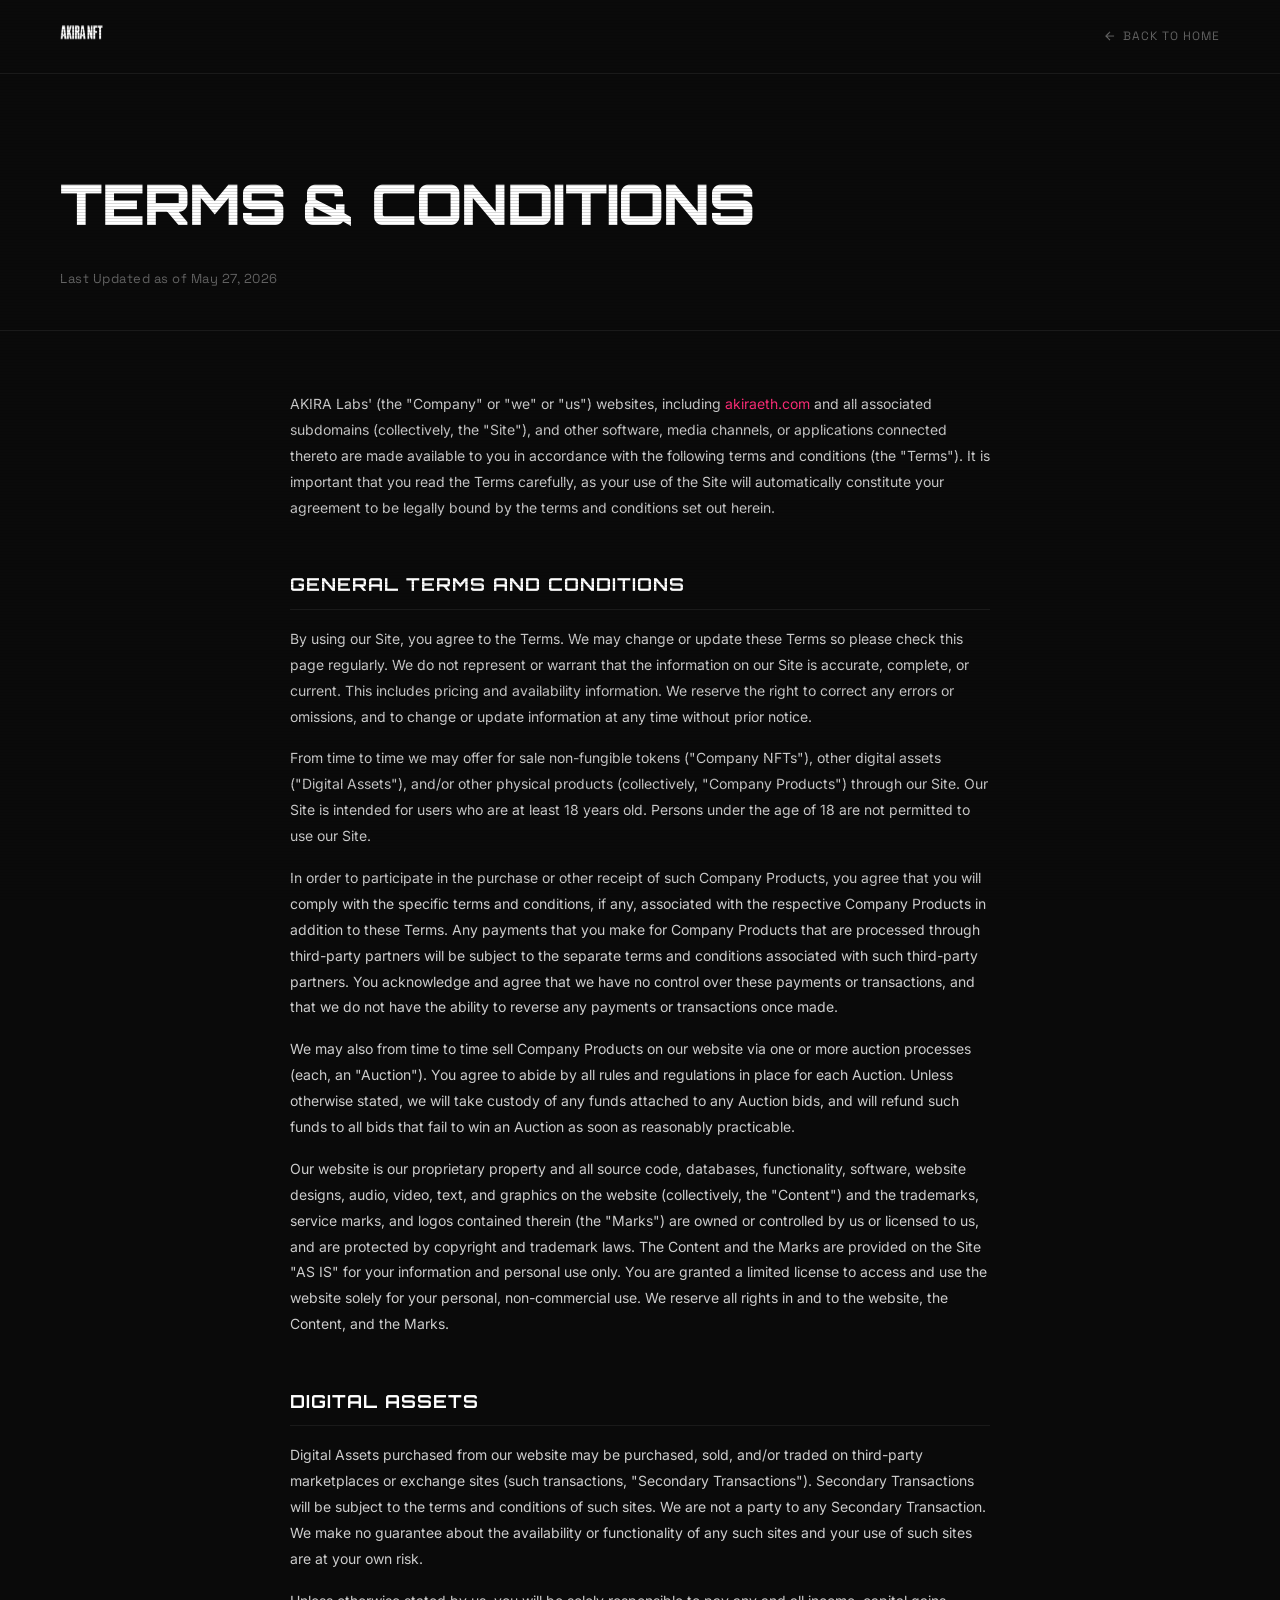
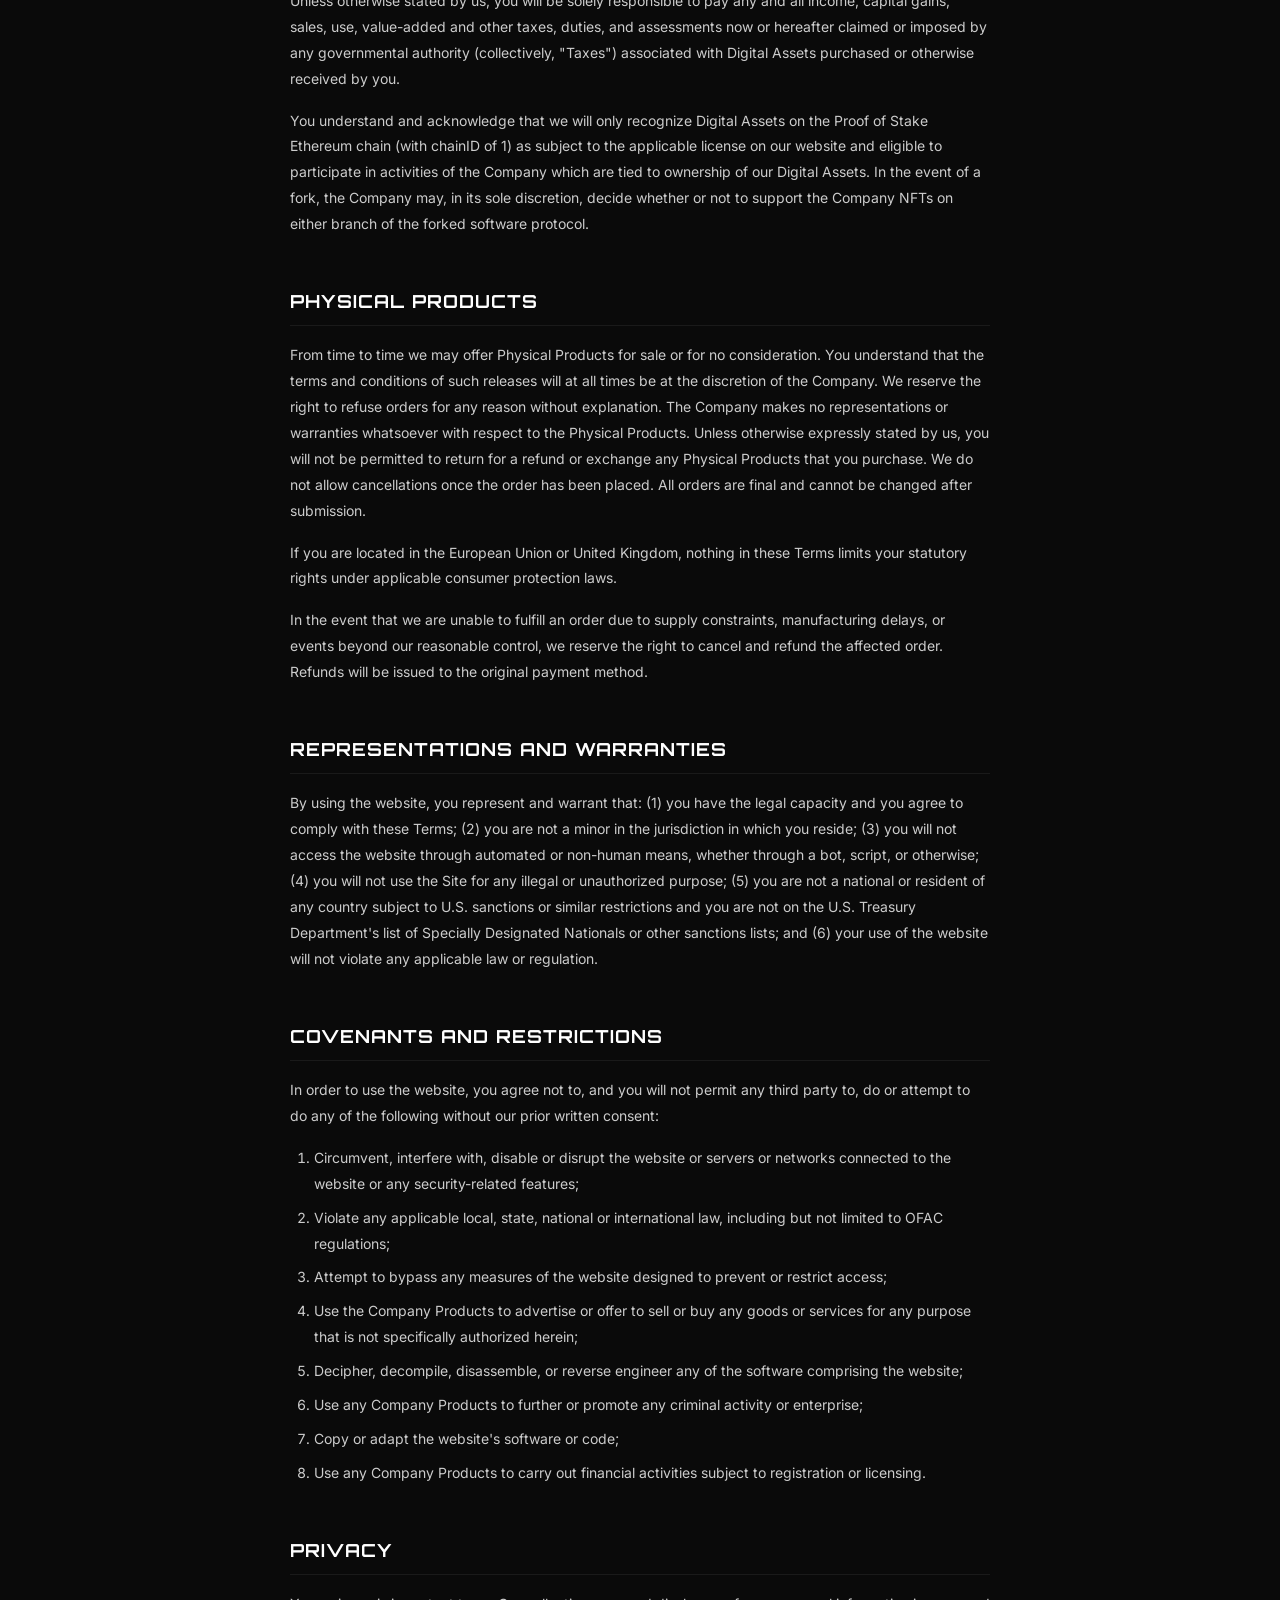
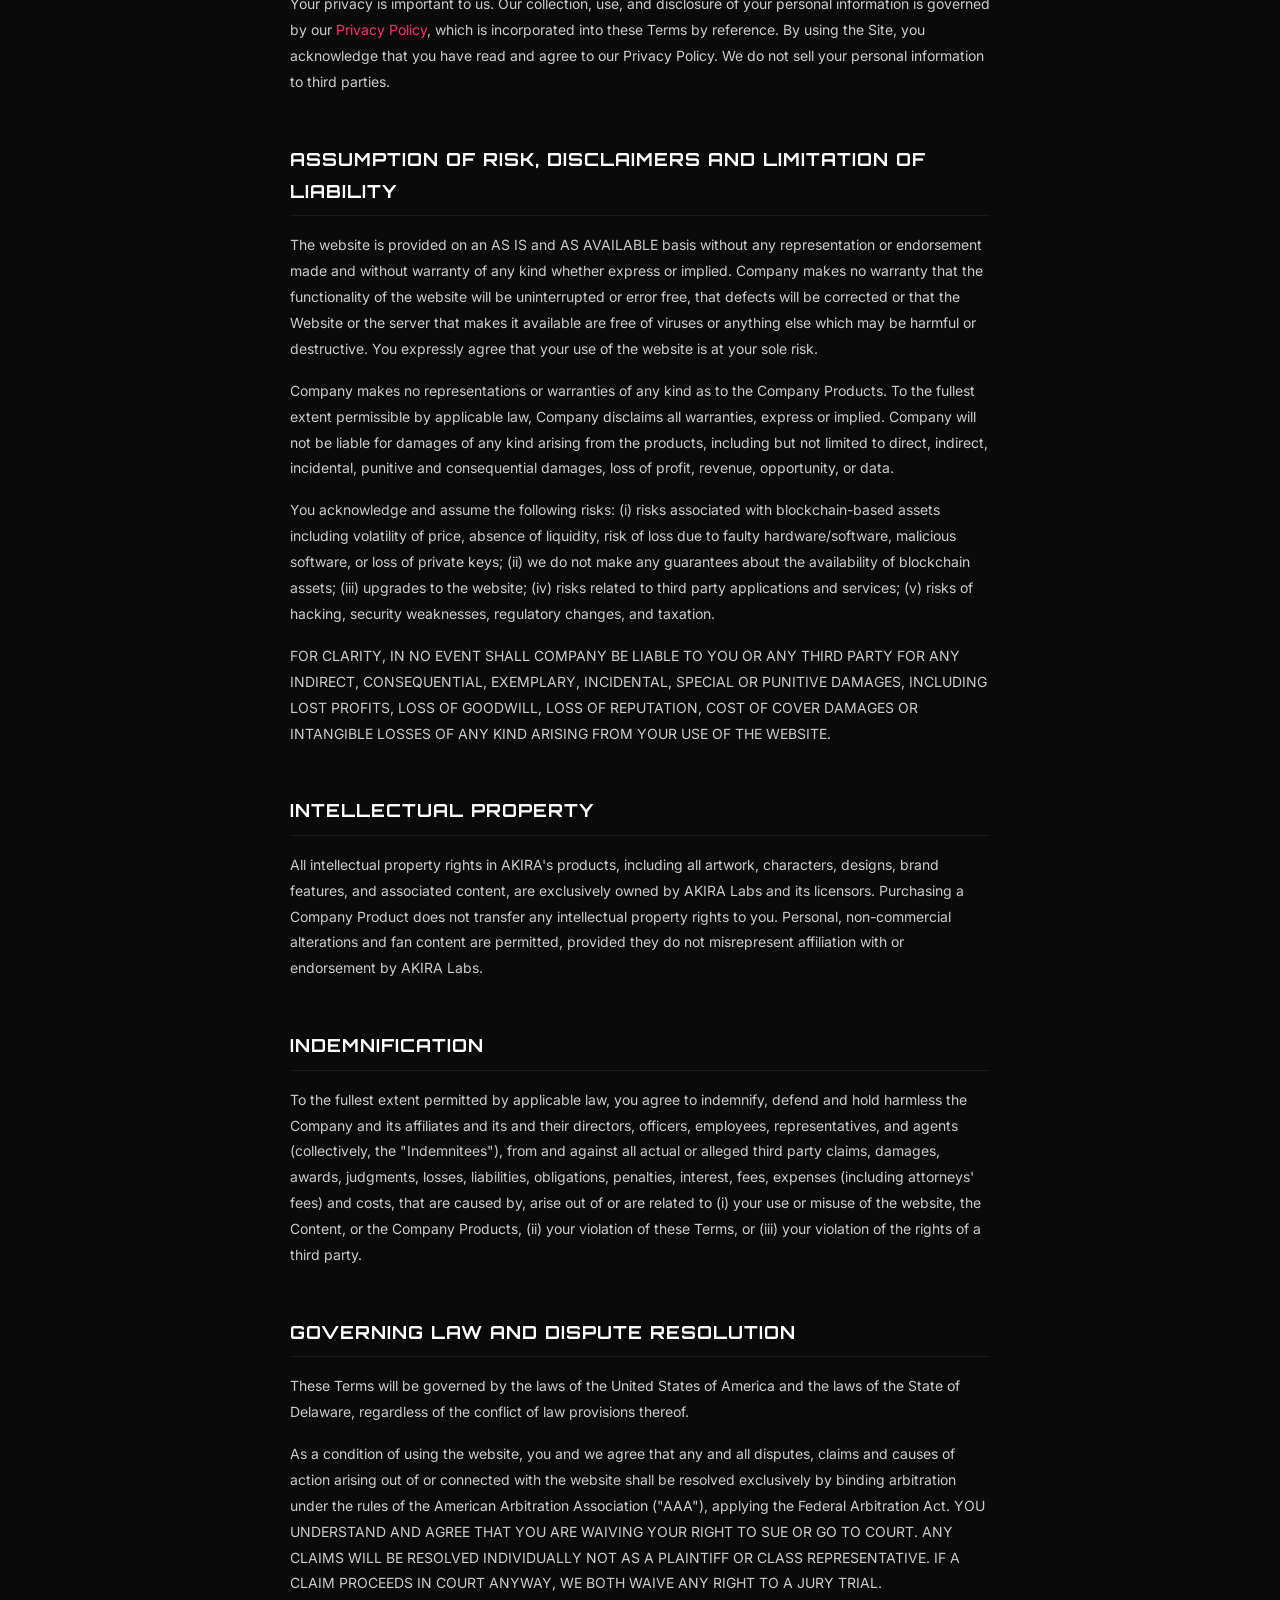
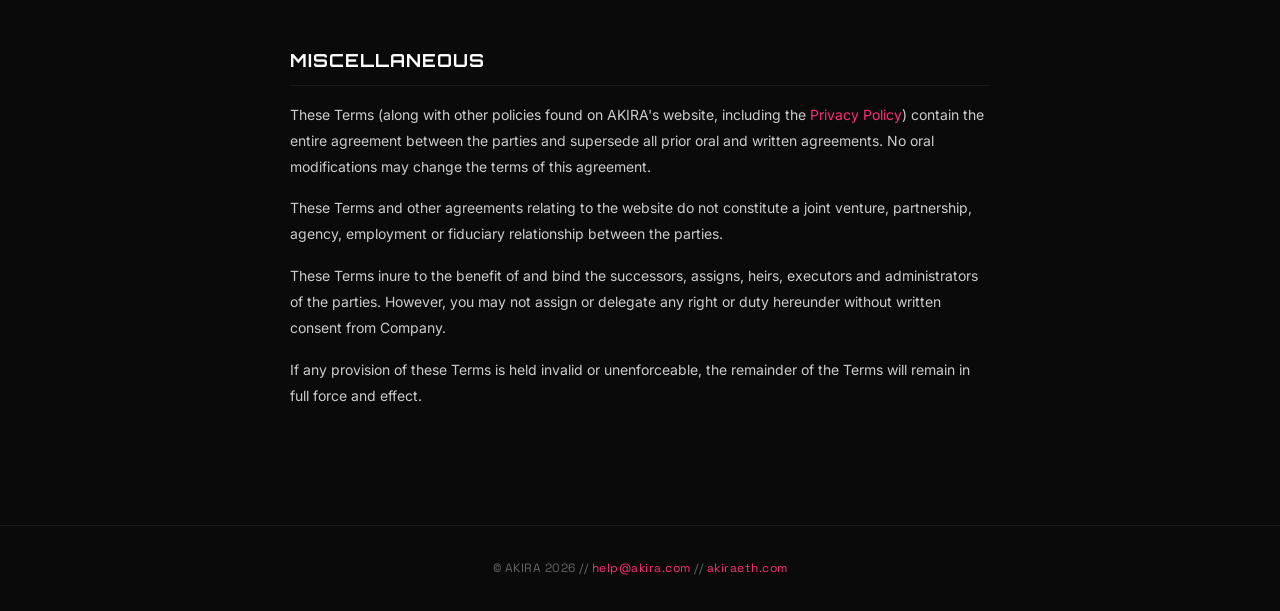
<file: terms.html>
<!DOCTYPE html>
<html lang="en">
<head>
  <meta charset="UTF-8">
  <meta name="viewport" content="width=device-width, initial-scale=1.0">
  <title>AKIRA — Terms & Conditions</title>
  <meta name="description" content="AKIRA Terms and Conditions — governing your use of the AKIRA website and products.">
  <link rel="preconnect" href="https://fonts.googleapis.com">
  <link href="https://fonts.googleapis.com/css2?family=Inter:wght@400;500;600&family=Orbitron:wght@700;900&family=Space+Grotesk:wght@400;500;600;700&display=swap" rel="stylesheet">
  <link rel="stylesheet" href="legal.css">
</head>
<body>

  <nav class="legal-topbar">
    <a href="index.html"><img src="assets/akira-logo-alt.png" alt="AKIRA" class="legal-topbar-logo"></a>
    <a href="index.html" class="legal-topbar-back">
      <svg viewBox="0 0 24 24" fill="none" stroke="currentColor" stroke-width="2"><path d="M19 12H5M12 19l-7-7 7-7"/></svg>
      Back to Home
    </a>
  </nav>

  <header class="legal-hero">
    <h1>Terms &amp; Conditions</h1>
    <p class="legal-date">Last Updated as of May 27, 2026</p>
  </header>

  <main class="legal-content">

    <p>AKIRA Labs' (the "Company" or "we" or "us") websites, including <a href="https://www.akiraeth.com">akiraeth.com</a> and all associated subdomains (collectively, the "Site"), and other software, media channels, or applications connected thereto are made available to you in accordance with the following terms and conditions (the "Terms"). It is important that you read the Terms carefully, as your use of the Site will automatically constitute your agreement to be legally bound by the terms and conditions set out herein.</p>

    <h2>General Terms and Conditions</h2>
    <p>By using our Site, you agree to the Terms. We may change or update these Terms so please check this page regularly. We do not represent or warrant that the information on our Site is accurate, complete, or current. This includes pricing and availability information. We reserve the right to correct any errors or omissions, and to change or update information at any time without prior notice.</p>
    <p>From time to time we may offer for sale non-fungible tokens ("Company NFTs"), other digital assets ("Digital Assets"), and/or other physical products (collectively, "Company Products") through our Site. Our Site is intended for users who are at least 18 years old. Persons under the age of 18 are not permitted to use our Site.</p>
    <p>In order to participate in the purchase or other receipt of such Company Products, you agree that you will comply with the specific terms and conditions, if any, associated with the respective Company Products in addition to these Terms. Any payments that you make for Company Products that are processed through third-party partners will be subject to the separate terms and conditions associated with such third-party partners. You acknowledge and agree that we have no control over these payments or transactions, and that we do not have the ability to reverse any payments or transactions once made.</p>
    <p>We may also from time to time sell Company Products on our website via one or more auction processes (each, an "Auction"). You agree to abide by all rules and regulations in place for each Auction. Unless otherwise stated, we will take custody of any funds attached to any Auction bids, and will refund such funds to all bids that fail to win an Auction as soon as reasonably practicable.</p>
    <p>Our website is our proprietary property and all source code, databases, functionality, software, website designs, audio, video, text, and graphics on the website (collectively, the "Content") and the trademarks, service marks, and logos contained therein (the "Marks") are owned or controlled by us or licensed to us, and are protected by copyright and trademark laws. The Content and the Marks are provided on the Site "AS IS" for your information and personal use only. You are granted a limited license to access and use the website solely for your personal, non-commercial use. We reserve all rights in and to the website, the Content, and the Marks.</p>

    <h2>Digital Assets</h2>
    <p>Digital Assets purchased from our website may be purchased, sold, and/or traded on third-party marketplaces or exchange sites (such transactions, "Secondary Transactions"). Secondary Transactions will be subject to the terms and conditions of such sites. We are not a party to any Secondary Transaction. We make no guarantee about the availability or functionality of any such sites and your use of such sites are at your own risk.</p>
    <p>Unless otherwise stated by us, you will be solely responsible to pay any and all income, capital gains, sales, use, value-added and other taxes, duties, and assessments now or hereafter claimed or imposed by any governmental authority (collectively, "Taxes") associated with Digital Assets purchased or otherwise received by you.</p>
    <p>You understand and acknowledge that we will only recognize Digital Assets on the Proof of Stake Ethereum chain (with chainID of 1) as subject to the applicable license on our website and eligible to participate in activities of the Company which are tied to ownership of our Digital Assets. In the event of a fork, the Company may, in its sole discretion, decide whether or not to support the Company NFTs on either branch of the forked software protocol.</p>

    <h2>Physical Products</h2>
    <p>From time to time we may offer Physical Products for sale or for no consideration. You understand that the terms and conditions of such releases will at all times be at the discretion of the Company. We reserve the right to refuse orders for any reason without explanation. The Company makes no representations or warranties whatsoever with respect to the Physical Products. Unless otherwise expressly stated by us, you will not be permitted to return for a refund or exchange any Physical Products that you purchase. We do not allow cancellations once the order has been placed. All orders are final and cannot be changed after submission.</p>
    <p>If you are located in the European Union or United Kingdom, nothing in these Terms limits your statutory rights under applicable consumer protection laws.</p>
    <p>In the event that we are unable to fulfill an order due to supply constraints, manufacturing delays, or events beyond our reasonable control, we reserve the right to cancel and refund the affected order. Refunds will be issued to the original payment method.</p>

    <h2>Representations and Warranties</h2>
    <p>By using the website, you represent and warrant that: (1) you have the legal capacity and you agree to comply with these Terms; (2) you are not a minor in the jurisdiction in which you reside; (3) you will not access the website through automated or non-human means, whether through a bot, script, or otherwise; (4) you will not use the Site for any illegal or unauthorized purpose; (5) you are not a national or resident of any country subject to U.S. sanctions or similar restrictions and you are not on the U.S. Treasury Department's list of Specially Designated Nationals or other sanctions lists; and (6) your use of the website will not violate any applicable law or regulation.</p>

    <h2>Covenants and Restrictions</h2>
    <p>In order to use the website, you agree not to, and you will not permit any third party to, do or attempt to do any of the following without our prior written consent:</p>
    <ol>
      <li>Circumvent, interfere with, disable or disrupt the website or servers or networks connected to the website or any security-related features;</li>
      <li>Violate any applicable local, state, national or international law, including but not limited to OFAC regulations;</li>
      <li>Attempt to bypass any measures of the website designed to prevent or restrict access;</li>
      <li>Use the Company Products to advertise or offer to sell or buy any goods or services for any purpose that is not specifically authorized herein;</li>
      <li>Decipher, decompile, disassemble, or reverse engineer any of the software comprising the website;</li>
      <li>Use any Company Products to further or promote any criminal activity or enterprise;</li>
      <li>Copy or adapt the website's software or code;</li>
      <li>Use any Company Products to carry out financial activities subject to registration or licensing.</li>
    </ol>

    <h2>Privacy</h2>
    <p>Your privacy is important to us. Our collection, use, and disclosure of your personal information is governed by our <a href="privacy.html">Privacy Policy</a>, which is incorporated into these Terms by reference. By using the Site, you acknowledge that you have read and agree to our Privacy Policy. We do not sell your personal information to third parties.</p>

    <h2>Assumption of Risk, Disclaimers and Limitation of Liability</h2>
    <p>The website is provided on an AS IS and AS AVAILABLE basis without any representation or endorsement made and without warranty of any kind whether express or implied. Company makes no warranty that the functionality of the website will be uninterrupted or error free, that defects will be corrected or that the Website or the server that makes it available are free of viruses or anything else which may be harmful or destructive. You expressly agree that your use of the website is at your sole risk.</p>
    <p>Company makes no representations or warranties of any kind as to the Company Products. To the fullest extent permissible by applicable law, Company disclaims all warranties, express or implied. Company will not be liable for damages of any kind arising from the products, including but not limited to direct, indirect, incidental, punitive and consequential damages, loss of profit, revenue, opportunity, or data.</p>
    <p>You acknowledge and assume the following risks: (i) risks associated with blockchain-based assets including volatility of price, absence of liquidity, risk of loss due to faulty hardware/software, malicious software, or loss of private keys; (ii) we do not make any guarantees about the availability of blockchain assets; (iii) upgrades to the website; (iv) risks related to third party applications and services; (v) risks of hacking, security weaknesses, regulatory changes, and taxation.</p>
    <p>FOR CLARITY, IN NO EVENT SHALL COMPANY BE LIABLE TO YOU OR ANY THIRD PARTY FOR ANY INDIRECT, CONSEQUENTIAL, EXEMPLARY, INCIDENTAL, SPECIAL OR PUNITIVE DAMAGES, INCLUDING LOST PROFITS, LOSS OF GOODWILL, LOSS OF REPUTATION, COST OF COVER DAMAGES OR INTANGIBLE LOSSES OF ANY KIND ARISING FROM YOUR USE OF THE WEBSITE.</p>

    <h2>Intellectual Property</h2>
    <p>All intellectual property rights in AKIRA's products, including all artwork, characters, designs, brand features, and associated content, are exclusively owned by AKIRA Labs and its licensors. Purchasing a Company Product does not transfer any intellectual property rights to you. Personal, non-commercial alterations and fan content are permitted, provided they do not misrepresent affiliation with or endorsement by AKIRA Labs.</p>

    <h2>Indemnification</h2>
    <p>To the fullest extent permitted by applicable law, you agree to indemnify, defend and hold harmless the Company and its affiliates and its and their directors, officers, employees, representatives, and agents (collectively, the "Indemnitees"), from and against all actual or alleged third party claims, damages, awards, judgments, losses, liabilities, obligations, penalties, interest, fees, expenses (including attorneys' fees) and costs, that are caused by, arise out of or are related to (i) your use or misuse of the website, the Content, or the Company Products, (ii) your violation of these Terms, or (iii) your violation of the rights of a third party.</p>

    <h2>Governing Law and Dispute Resolution</h2>
    <p>These Terms will be governed by the laws of the United States of America and the laws of the State of Delaware, regardless of the conflict of law provisions thereof.</p>
    <p>As a condition of using the website, you and we agree that any and all disputes, claims and causes of action arising out of or connected with the website shall be resolved exclusively by binding arbitration under the rules of the American Arbitration Association ("AAA"), applying the Federal Arbitration Act. YOU UNDERSTAND AND AGREE THAT YOU ARE WAIVING YOUR RIGHT TO SUE OR GO TO COURT. ANY CLAIMS WILL BE RESOLVED INDIVIDUALLY NOT AS A PLAINTIFF OR CLASS REPRESENTATIVE. IF A CLAIM PROCEEDS IN COURT ANYWAY, WE BOTH WAIVE ANY RIGHT TO A JURY TRIAL.</p>

    <h2>Miscellaneous</h2>
    <p>These Terms (along with other policies found on AKIRA's website, including the <a href="privacy.html">Privacy Policy</a>) contain the entire agreement between the parties and supersede all prior oral and written agreements. No oral modifications may change the terms of this agreement.</p>
    <p>These Terms and other agreements relating to the website do not constitute a joint venture, partnership, agency, employment or fiduciary relationship between the parties.</p>
    <p>These Terms inure to the benefit of and bind the successors, assigns, heirs, executors and administrators of the parties. However, you may not assign or delegate any right or duty hereunder without written consent from Company.</p>
    <p>If any provision of these Terms is held invalid or unenforceable, the remainder of the Terms will remain in full force and effect.</p>
  </main>

  <footer class="legal-footer">
    © AKIRA 2026 // <a href="mailto:help@akira.com">help@akira.com</a> // <a href="https://www.akiraeth.com">akiraeth.com</a>
  </footer>

</body>
</html>
</file>
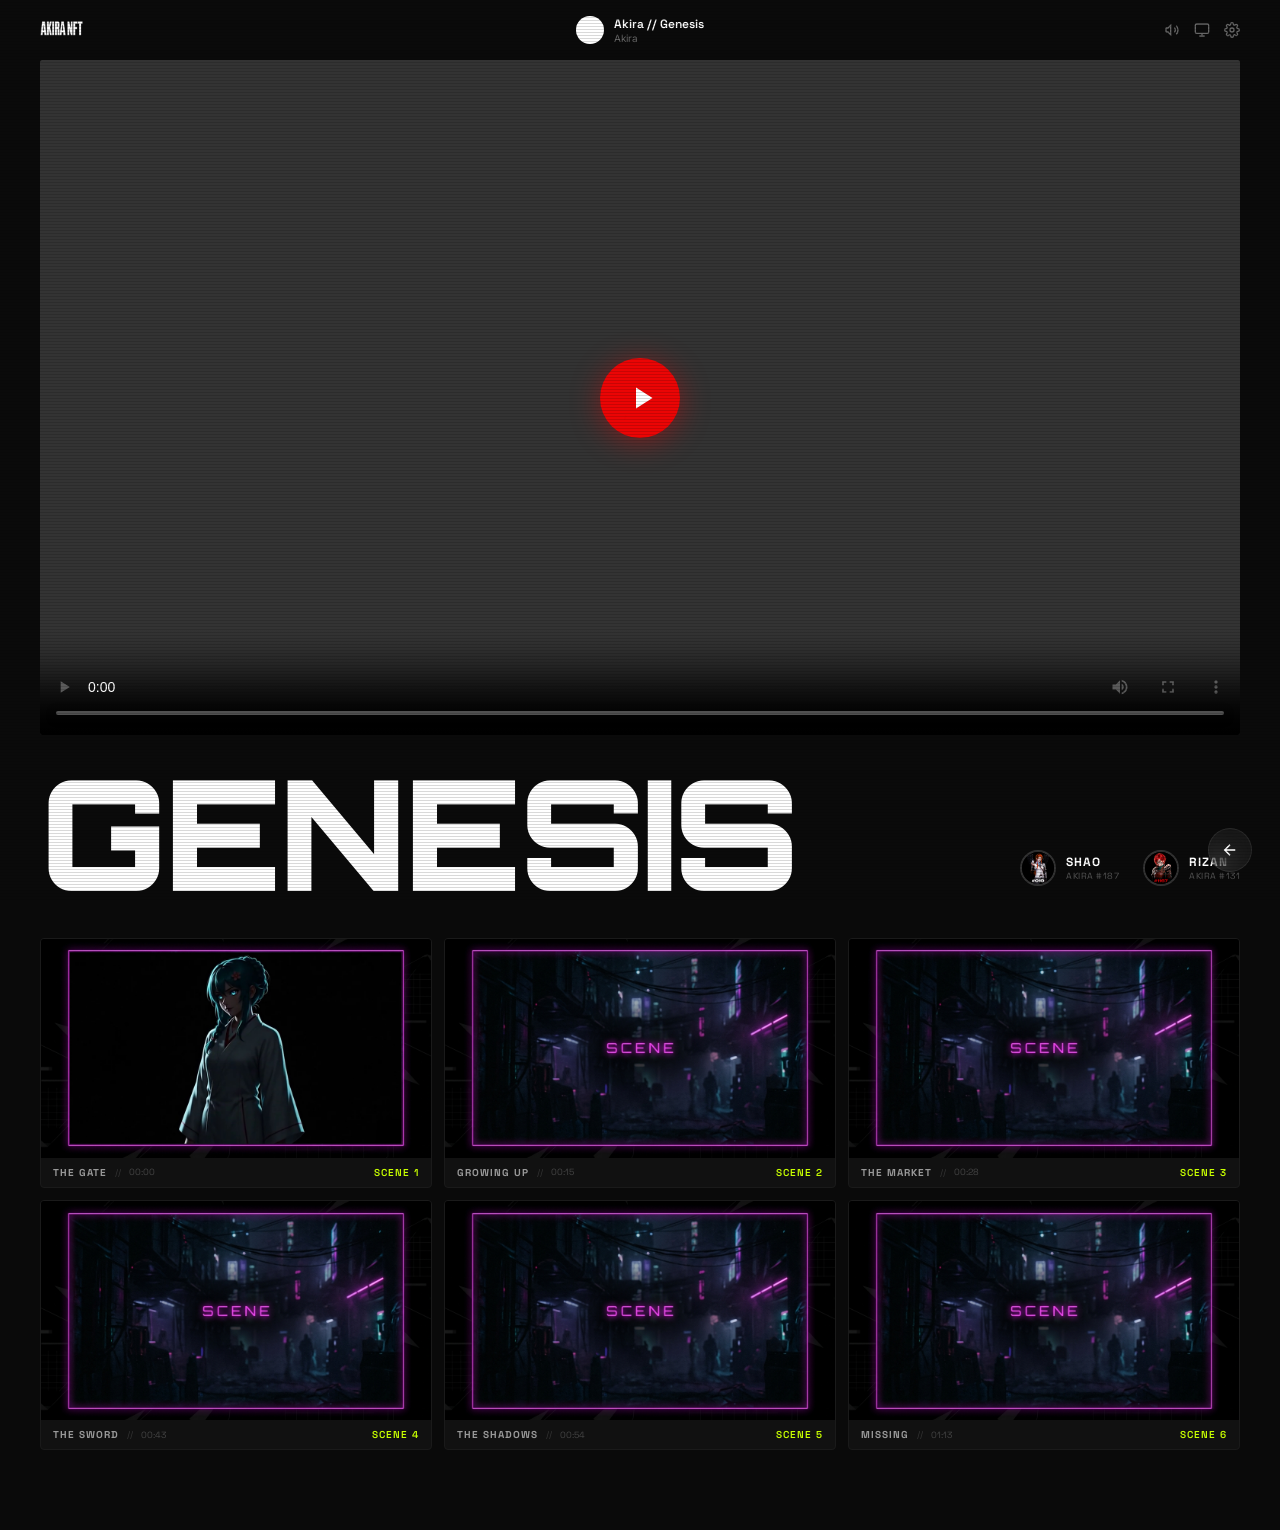
<file: trailer.html>
<!DOCTYPE html>
<html lang="en">

<head>
  <meta charset="UTF-8">
  <meta name="viewport" content="width=device-width, initial-scale=1.0">
  <title>AKIRA // Trailer</title>
  <meta name="description" content="Watch the official AKIRA NFT trailer — a cyberpunk anime saga.">
  <link rel="preconnect" href="https://fonts.googleapis.com">
  <link
    href="https://fonts.googleapis.com/css2?family=Inter:wght@400;500;600&family=Orbitron:wght@700;900&family=Space+Grotesk:wght@400;500;600;700&display=swap"
    rel="stylesheet">
</head>

<body>

  <script>
    // ╔═══════════════════════════════════════════════════════════════════╗
    // ║  🎬  TRAILER PAGE CONFIG — CHANGE EVERYTHING HERE               ║
    // ╚═══════════════════════════════════════════════════════════════════╝

    const CONFIG = {

      // — BRAND / TOP BAR —
      logoSrc: "assets/akira-logo-alt.png",  // ← top-left logo image
      logoAlt: "AKIRA",                         // ← logo alt text
      logoLink: "index.html",                    // ← where logo links to

      // — VIDEO —
      // Supported types:
      //   "twitter"  → embeds tweet with video player inline (plays on page)
      //   "youtube"  → "https://www.youtube.com/embed/VIDEO_ID"
      //   "mp4"      → "assets/trailer.mp4" (local file)
      videoType: "mp4",
      videoSrc: "assets/Akira NFT Trailer.mp4",  // ← local mp4 file
      videoTitle: "Akira // Genesis",              // ← title shown in top bar
      videoCreator: "Akira",                         // ← creator name under title

      // — BIG TITLE (below video) —
      bigTitle: "GENESIS",                       // ← the massive title text

      // — CHARACTER BADGES (right of title) —
      characters: [
        { name: "SHAO", subtitle: "AKIRA #187", img: "assets/nft-1.png" },
        { name: "RIZAN", subtitle: "AKIRA #131", img: "assets/nft-2.png" },
      ],

      // — SCENE THUMBNAILS (3-column grid) —
      scenes: [
        { img: "assets/placeholder-scene-1.png", title: "THE GATE", time: "00:00", scene: "SCENE 1" },
        { img: "assets/placeholder-scene-2.png", title: "GROWING UP", time: "00:15", scene: "SCENE 2" },
        { img: "assets/placeholder-scene-3.png", title: "THE MARKET", time: "00:28", scene: "SCENE 3" },
        { img: "assets/placeholder-scene-4.png", title: "THE SWORD", time: "00:43", scene: "SCENE 4" },
        { img: "assets/placeholder-scene-5.png", title: "THE SHADOWS", time: "00:54", scene: "SCENE 5" },
        { img: "assets/placeholder-scene-6.png", title: "MISSING", time: "01:13", scene: "SCENE 6" },
      ],

      // — COLORS —
      accentColor: "#ff2d78",                       // ← brand accent color
      sceneNumColor: "#c8ff00",                       // ← scene number color (lime)
      bgColor: "#0a0a0a",                       // ← page background
    };
  </script>

  <style>
    *,
    *::before,
    *::after {
      margin: 0;
      padding: 0;
      box-sizing: border-box;
    }

    body {
      background: #0a0a0a;
      color: #fff;
      font-family: 'Inter', sans-serif;
      min-height: 100vh;
      overflow-x: hidden;
    }

    /* CRT Scanline Overlay */
    body::after {
      content: '';
      position: fixed;
      inset: 0;
      z-index: 9999;
      pointer-events: none;
      background: repeating-linear-gradient(0deg,
          rgba(0, 0, 0, 0.15) 0px,
          rgba(0, 0, 0, 0.15) 1px,
          transparent 1px,
          transparent 3px);
      mix-blend-mode: multiply;
    }

    /* ===== TOP BAR ===== */
    .trailer-topbar {
      display: flex;
      align-items: center;
      justify-content: space-between;
      padding: 16px 40px;
      position: relative;
      z-index: 10;
    }

    .trailer-logo {
      height: 24px;
      cursor: pointer;
    }

    .trailer-topbar-center {
      display: flex;
      align-items: center;
      gap: 10px;
      position: absolute;
      left: 50%;
      transform: translateX(-50%);
    }

    .trailer-topbar-avatar {
      width: 28px;
      height: 28px;
      border-radius: 50%;
      object-fit: cover;
      background: #ff2d78;
      padding: 5px;
      filter: brightness(0) invert(1);
    }

    .trailer-topbar-info {
      display: flex;
      flex-direction: column;
    }

    .trailer-topbar-title {
      font-family: 'Space Grotesk', sans-serif;
      font-size: 12px;
      font-weight: 600;
      color: #fff;
    }

    .trailer-topbar-creator {
      font-size: 10px;
      color: #666;
    }

    .trailer-topbar-icons {
      display: flex;
      gap: 14px;
      align-items: center;
    }

    .trailer-topbar-icons svg {
      width: 16px;
      height: 16px;
      color: #666;
      cursor: pointer;
      transition: color 0.2s;
    }

    .trailer-topbar-icons svg:hover {
      color: #fff;
    }

    /* ===== VIDEO PLAYER — FULL WIDTH ===== */
    .trailer-video-wrap {
      width: 100%;
      padding: 0 40px;
      margin: 0 auto;
    }

    .trailer-video-inner {
      width: 100%;
      aspect-ratio: 16/9;
      background: #000;
      border-radius: 2px;
      overflow: hidden;
      position: relative;
    }

    .trailer-video-inner iframe,
    .trailer-video-inner video {
      width: 100%;
      height: 100%;
      border: none;
      display: block;
    }

    /* Twitter embed container */
    .trailer-video-inner .twitter-embed-wrap {
      width: 100%;
      height: 100%;
      display: flex;
      align-items: center;
      justify-content: center;
      background: #000;
      overflow: hidden;
    }

    .trailer-video-inner .twitter-embed-wrap iframe {
      width: 100%;
      height: 100%;
      min-height: 500px;
    }

    /* ===== TITLE ROW — FULL WIDTH ===== */
    .trailer-title-section {
      padding: 32px 40px 40px;
      display: flex;
      align-items: flex-end;
      justify-content: space-between;
    }

    .trailer-big-title {
      font-family: 'Orbitron', sans-serif;
      font-weight: 900;
      font-size: clamp(72px, 12vw, 160px);
      text-transform: uppercase;
      letter-spacing: -3px;
      line-height: 0.85;
      color: #fff;
    }

    .trailer-characters {
      display: flex;
      gap: 24px;
      align-items: center;
      padding-bottom: 12px;
    }

    .trailer-char {
      display: flex;
      align-items: center;
      gap: 10px;
    }

    .trailer-char-img {
      width: 36px;
      height: 36px;
      border-radius: 50%;
      object-fit: cover;
      border: 2px solid #333;
    }

    .trailer-char-info {
      display: flex;
      flex-direction: column;
    }

    .trailer-char-name {
      font-family: 'Space Grotesk', sans-serif;
      font-size: 12px;
      font-weight: 700;
      color: #fff;
      letter-spacing: 1px;
    }

    .trailer-char-sub {
      font-size: 9px;
      color: #555;
      font-family: 'Space Grotesk', sans-serif;
      letter-spacing: 0.5px;
      text-transform: uppercase;
    }

    /* ===== SCENE GRID — FULL WIDTH ===== */
    .trailer-scenes {
      padding: 0 40px 80px;
      display: grid;
      grid-template-columns: repeat(3, 1fr);
      gap: 12px;
    }

    .scene-card {
      position: relative;
      border-radius: 4px;
      overflow: hidden;
      background: #111;
      border: 1px solid #1a1a1a;
      cursor: pointer;
      transition: border-color 0.3s, transform 0.2s;
    }

    .scene-card:hover {
      border-color: #333;
      transform: translateY(-2px);
    }

    .scene-card img {
      width: 100%;
      aspect-ratio: 16/9;
      object-fit: cover;
      display: block;
      transition: opacity 0.3s;
    }

    .scene-card:hover img {
      opacity: 0.8;
    }

    .scene-meta {
      display: flex;
      justify-content: space-between;
      align-items: center;
      padding: 8px 12px;
    }

    .scene-meta-left {
      display: flex;
      align-items: center;
      gap: 8px;
    }

    .scene-title {
      font-family: 'Space Grotesk', sans-serif;
      font-size: 10px;
      font-weight: 700;
      text-transform: uppercase;
      letter-spacing: 1px;
      color: #999;
    }

    .scene-time {
      font-family: 'Space Grotesk', sans-serif;
      font-size: 9px;
      color: #444;
    }

    .scene-sep {
      color: #333;
      font-size: 9px;
    }

    .scene-num {
      font-family: 'Space Grotesk', sans-serif;
      font-size: 10px;
      font-weight: 600;
      text-transform: uppercase;
      letter-spacing: 1px;
    }

    /* ===== BACK BUTTON ===== */
    .trailer-back {
      position: fixed;
      bottom: 28px;
      right: 28px;
      width: 44px;
      height: 44px;
      border-radius: 50%;
      background: rgba(255, 255, 255, 0.06);
      backdrop-filter: blur(12px);
      border: 1px solid rgba(255, 255, 255, 0.08);
      display: flex;
      align-items: center;
      justify-content: center;
      cursor: pointer;
      z-index: 100;
      transition: background 0.3s, transform 0.2s;
      text-decoration: none;
    }

    .trailer-back:hover {
      background: rgba(255, 255, 255, 0.12);
      transform: scale(1.05);
    }

    .trailer-back svg {
      width: 18px;
      height: 18px;
      color: #fff;
    }

    /* ===== RESPONSIVE ===== */
    @media (max-width: 768px) {
      .trailer-topbar {
        padding: 12px 20px;
      }

      .trailer-topbar-center {
        display: none;
      }

      .trailer-video-wrap {
        padding: 0 16px;
      }

      .trailer-title-section {
        flex-direction: column;
        align-items: flex-start;
        gap: 16px;
        padding: 20px 16px 28px;
      }

      .trailer-scenes {
        padding: 0 16px 60px;
        grid-template-columns: repeat(2, 1fr);
        gap: 10px;
      }
    }

    @media (max-width: 480px) {
      .trailer-scenes {
        grid-template-columns: 1fr;
      }
    }
  </style>

  <div id="trailer-app"></div>

  <a href="index.html" class="trailer-back" title="Back to Home">
    <svg viewBox="0 0 24 24" fill="none" stroke="currentColor" stroke-width="2">
      <path d="M19 12H5M12 19l-7-7 7-7" />
    </svg>
  </a>

  <script>
    // ===== ADMIN SYNC: Override CONFIG from Admin Panel =====
    (function(){
      var overrides = {
        'trailer_title': 'videoTitle',
        'trailer_big_title': 'bigTitle',
        'trailer_video_url': 'videoSrc'
      };
      for(var adminKey in overrides){
        var val = localStorage.getItem('akira_' + adminKey);
        if(val !== null) CONFIG[overrides[adminKey]] = val;
      }

      // Override Scenes
      for(let i=0; i<6; i++) {
        let titleVal = localStorage.getItem('akira_scene_' + (i+1) + '_title');
        let tagVal = localStorage.getItem('akira_scene_' + (i+1) + '_tag');
        if(titleVal !== null) CONFIG.scenes[i].title = titleVal;
        if(tagVal !== null) CONFIG.scenes[i].scene = tagVal;
      }
    })();

    // ===== BUILD PAGE FROM CONFIG =====
    document.body.style.background = CONFIG.bgColor;

    const app = document.getElementById('trailer-app');

    // — Video content —
    let videoHTML = '';
    // Extract YouTube video ID for thumbnail/fallback
    const ytMatch = CONFIG.videoSrc.match(/(?:embed\/|watch\?v=|youtu\.be\/)([\w-]+)/);
    const ytId = ytMatch ? ytMatch[1] : '';

    if (CONFIG.videoType === 'youtube') {
      videoHTML = `<iframe src="${CONFIG.videoSrc}?rel=0&modestbranding=1&showinfo=0&color=red&iv_load_policy=3&playsinline=1&fs=1" allowfullscreen allow="autoplay; encrypted-media; fullscreen; picture-in-picture" frameborder="0"></iframe>`;
    } else if (CONFIG.videoType === 'mp4') {
      videoHTML = `
        <div style="position:relative;width:100%;height:100%;display:flex;align-items:center;justify-content:center;background:#000;">
          <video id="trailer-video-el" controls style="width:100%;height:100%;object-fit:cover;">
            <source src="${CONFIG.videoSrc}" type="video/mp4">
          </video>
          <div id="trailer-play-btn" style="position:absolute;width:80px;height:80px;background:rgba(255,0,0,0.9);border-radius:50%;display:flex;align-items:center;justify-content:center;cursor:pointer;transition:transform 0.2s, opacity 0.2s;box-shadow:0 4px 30px rgba(255,0,0,0.4);" onmouseover="this.style.transform='scale(1.1)'" onmouseout="this.style.transform='scale(1)'">
            <svg viewBox="0 0 24 24" fill="#fff" width="36" height="36" style="margin-left:4px;"><polygon points="8 5 19 12 8 19"/></svg>
          </div>
        </div>
      `;
    } else if (CONFIG.videoType === 'twitter') {
      videoHTML = `<div class="twitter-embed-wrap">
      <iframe src="https://platform.twitter.com/embed/Tweet.html?id=${CONFIG.videoSrc}&theme=dark&dnt=true" 
        allowfullscreen allow="autoplay; encrypted-media; fullscreen"
        style="border:none; width:100%; height:100%;">
      </iframe>
    </div>`;
    }

    // — Characters —
    const charsHTML = CONFIG.characters.map(c => `
    <div class="trailer-char">
      <img src="${c.img}" alt="${c.name}" class="trailer-char-img">
      <div class="trailer-char-info">
        <span class="trailer-char-name">${c.name}</span>
        <span class="trailer-char-sub">${c.subtitle}</span>
      </div>
    </div>
  `).join('');

    // — Scenes —
    const scenesHTML = CONFIG.scenes.map(s => `
    <div class="scene-card">
      <img src="${s.img}" alt="${s.title}">
      <div class="scene-meta">
        <div class="scene-meta-left">
          <span class="scene-title">${s.title}</span>
          <span class="scene-sep">//</span>
          <span class="scene-time">${s.time}</span>
        </div>
        <span class="scene-num" style="color:${CONFIG.sceneNumColor}">${s.scene}</span>
      </div>
    </div>
  `).join('');

    // — Assemble —
    app.innerHTML = `
    <nav class="trailer-topbar">
      <a href="${CONFIG.logoLink}"><img src="${CONFIG.logoSrc}" alt="${CONFIG.logoAlt}" class="trailer-logo"></a>
      <div class="trailer-topbar-center">
        <img src="${CONFIG.logoSrc}" alt="" class="trailer-topbar-avatar">
        <div class="trailer-topbar-info">
          <span class="trailer-topbar-title">${CONFIG.videoTitle}</span>
          <span class="trailer-topbar-creator">${CONFIG.videoCreator}</span>
        </div>
      </div>
      <div class="trailer-topbar-icons">
        <svg viewBox="0 0 24 24" fill="none" stroke="currentColor" stroke-width="2"><path d="M15.536 8.464a5 5 0 010 7.072M18.364 5.636a9 9 0 010 12.728M6 15H4a1 1 0 01-1-1v-4a1 1 0 011-1h2l4-4v14l-4-4z"/></svg>
        <svg viewBox="0 0 24 24" fill="none" stroke="currentColor" stroke-width="2"><rect x="2" y="3" width="20" height="14" rx="2"/><path d="M8 21h8M12 17v4"/></svg>
        <svg viewBox="0 0 24 24" fill="none" stroke="currentColor" stroke-width="2"><circle cx="12" cy="12" r="3"/><path d="M19.4 15a1.65 1.65 0 00.33 1.82l.06.06a2 2 0 01-2.83 2.83l-.06-.06a1.65 1.65 0 00-1.82-.33 1.65 1.65 0 00-1 1.51V21a2 2 0 01-4 0v-.09A1.65 1.65 0 009 19.4a1.65 1.65 0 00-1.82.33l-.06.06a2 2 0 01-2.83-2.83l.06-.06A1.65 1.65 0 004.68 15a1.65 1.65 0 00-1.51-1H3a2 2 0 010-4h.09A1.65 1.65 0 004.6 9a1.65 1.65 0 00-.33-1.82l-.06-.06a2 2 0 012.83-2.83l.06.06A1.65 1.65 0 009 4.68a1.65 1.65 0 001-1.51V3a2 2 0 014 0v.09a1.65 1.65 0 001 1.51 1.65 1.65 0 001.82-.33l.06-.06a2 2 0 012.83 2.83l-.06.06A1.65 1.65 0 0019.4 9a1.65 1.65 0 001.51 1H21a2 2 0 010 4h-.09a1.65 1.65 0 00-1.51 1z"/></svg>
      </div>
    </nav>

    <div class="trailer-video-wrap">
      <div class="trailer-video-inner">
        ${videoHTML}
      </div>
    </div>

    <div class="trailer-title-section">
      <h1 class="trailer-big-title">${CONFIG.bigTitle}</h1>
      <div class="trailer-characters">${charsHTML}</div>
    </div>

    <div class="trailer-scenes">${scenesHTML}</div>
  `;

    // ===== ATTACH VIDEO EVENTS =====
    if (CONFIG.videoType === 'mp4') {
      const vid = document.getElementById('trailer-video-el');
      const playBtn = document.getElementById('trailer-play-btn');
      if (vid && playBtn) {
        playBtn.addEventListener('click', () => {
          vid.play();
        });
        vid.addEventListener('play', () => {
          playBtn.style.opacity = '0';
          playBtn.style.pointerEvents = 'none';
        });
        vid.addEventListener('pause', () => {
          playBtn.style.opacity = '1';
          playBtn.style.pointerEvents = 'auto';
        });
      }
    }
  </script>

</body>

</html>
</file>
<file: legal.css>
/* ===== SHARED LEGAL PAGE STYLES ===== */
/* Used by license.html, terms.html, privacy.html */

*, *::before, *::after { margin: 0; padding: 0; box-sizing: border-box; }

:root {
  --legal-bg: #0a0a0a;
  --legal-text: #ccc;
  --legal-heading: #fff;
  --legal-accent: #ff2d78;
  --legal-muted: #666;
  --legal-border: #1a1a1a;
  --legal-sidebar: #999;
}

body {
  background: var(--legal-bg);
  color: var(--legal-text);
  font-family: 'Inter', sans-serif;
  line-height: 1.8;
  -webkit-font-smoothing: antialiased;
}

/* CRT Scanline Overlay */
body::after {
  content: '';
  position: fixed;
  inset: 0;
  z-index: 9999;
  pointer-events: none;
  background: repeating-linear-gradient(0deg,
      rgba(0, 0, 0, 0.15) 0px,
      rgba(0, 0, 0, 0.15) 1px,
      transparent 1px,
      transparent 3px);
  mix-blend-mode: multiply;
}

/* Top Bar */
.legal-topbar {
  display: flex;
  align-items: center;
  justify-content: space-between;
  padding: 20px 60px;
  border-bottom: 1px solid var(--legal-border);
}
.legal-topbar-logo {
  height: 24px;
}
.legal-topbar-back {
  font-family: 'Space Grotesk', sans-serif;
  font-size: 12px;
  color: var(--legal-muted);
  text-decoration: none;
  letter-spacing: 1px;
  text-transform: uppercase;
  transition: color 0.2s;
  display: flex;
  align-items: center;
  gap: 6px;
}
.legal-topbar-back:hover { color: #fff; }
.legal-topbar-back svg { width: 14px; height: 14px; }

/* Hero */
.legal-hero {
  padding: 80px 60px 40px;
  border-bottom: 1px solid var(--legal-border);
}
.legal-hero h1 {
  font-family: 'Orbitron', sans-serif;
  font-weight: 900;
  font-size: clamp(32px, 5vw, 56px);
  text-transform: uppercase;
  color: var(--legal-heading);
  letter-spacing: -1px;
  margin-bottom: 12px;
}
.legal-hero .legal-date {
  font-family: 'Space Grotesk', sans-serif;
  font-size: 13px;
  color: var(--legal-muted);
  letter-spacing: 0.5px;
}

/* Content */
.legal-content {
  max-width: 820px;
  margin: 0 auto;
  padding: 60px 60px 100px;
}

.legal-content h2 {
  font-family: 'Orbitron', sans-serif;
  font-weight: 700;
  font-size: 18px;
  text-transform: uppercase;
  color: var(--legal-heading);
  letter-spacing: 1px;
  margin-top: 48px;
  margin-bottom: 16px;
  padding-bottom: 8px;
  border-bottom: 1px solid var(--legal-border);
}

.legal-content h3 {
  font-family: 'Space Grotesk', sans-serif;
  font-weight: 700;
  font-size: 14px;
  text-transform: uppercase;
  color: var(--legal-heading);
  letter-spacing: 0.8px;
  margin-top: 32px;
  margin-bottom: 12px;
}

.legal-content p {
  font-size: 14px;
  line-height: 1.85;
  margin-bottom: 16px;
  color: var(--legal-text);
}

.legal-content ul, .legal-content ol {
  padding-left: 24px;
  margin-bottom: 16px;
}
.legal-content li {
  font-size: 14px;
  line-height: 1.85;
  margin-bottom: 8px;
  color: var(--legal-text);
}

.legal-content strong {
  color: var(--legal-heading);
  font-weight: 600;
}

.legal-content a {
  color: var(--legal-accent);
  text-decoration: none;
  transition: opacity 0.2s;
}
.legal-content a:hover { opacity: 0.7; }

/* Sidebar notes (Azuki style) */
.legal-note {
  border-left: 2px solid var(--legal-accent);
  padding: 12px 20px;
  margin: 16px 0 24px;
  background: rgba(255, 45, 120, 0.04);
  border-radius: 0 6px 6px 0;
  font-size: 13px;
  font-style: italic;
  color: var(--legal-sidebar);
  line-height: 1.7;
}

/* Footer */
.legal-footer {
  border-top: 1px solid var(--legal-border);
  padding: 32px 60px;
  text-align: center;
  font-size: 12px;
  color: var(--legal-muted);
  font-family: 'Space Grotesk', sans-serif;
  letter-spacing: 0.5px;
}
.legal-footer a {
  color: var(--legal-accent);
  text-decoration: none;
}

/* Responsive */
@media (max-width: 768px) {
  .legal-topbar { padding: 16px 24px; }
  .legal-hero { padding: 48px 24px 28px; }
  .legal-content { padding: 40px 24px 80px; }
  .legal-footer { padding: 24px; }
}
</file>
